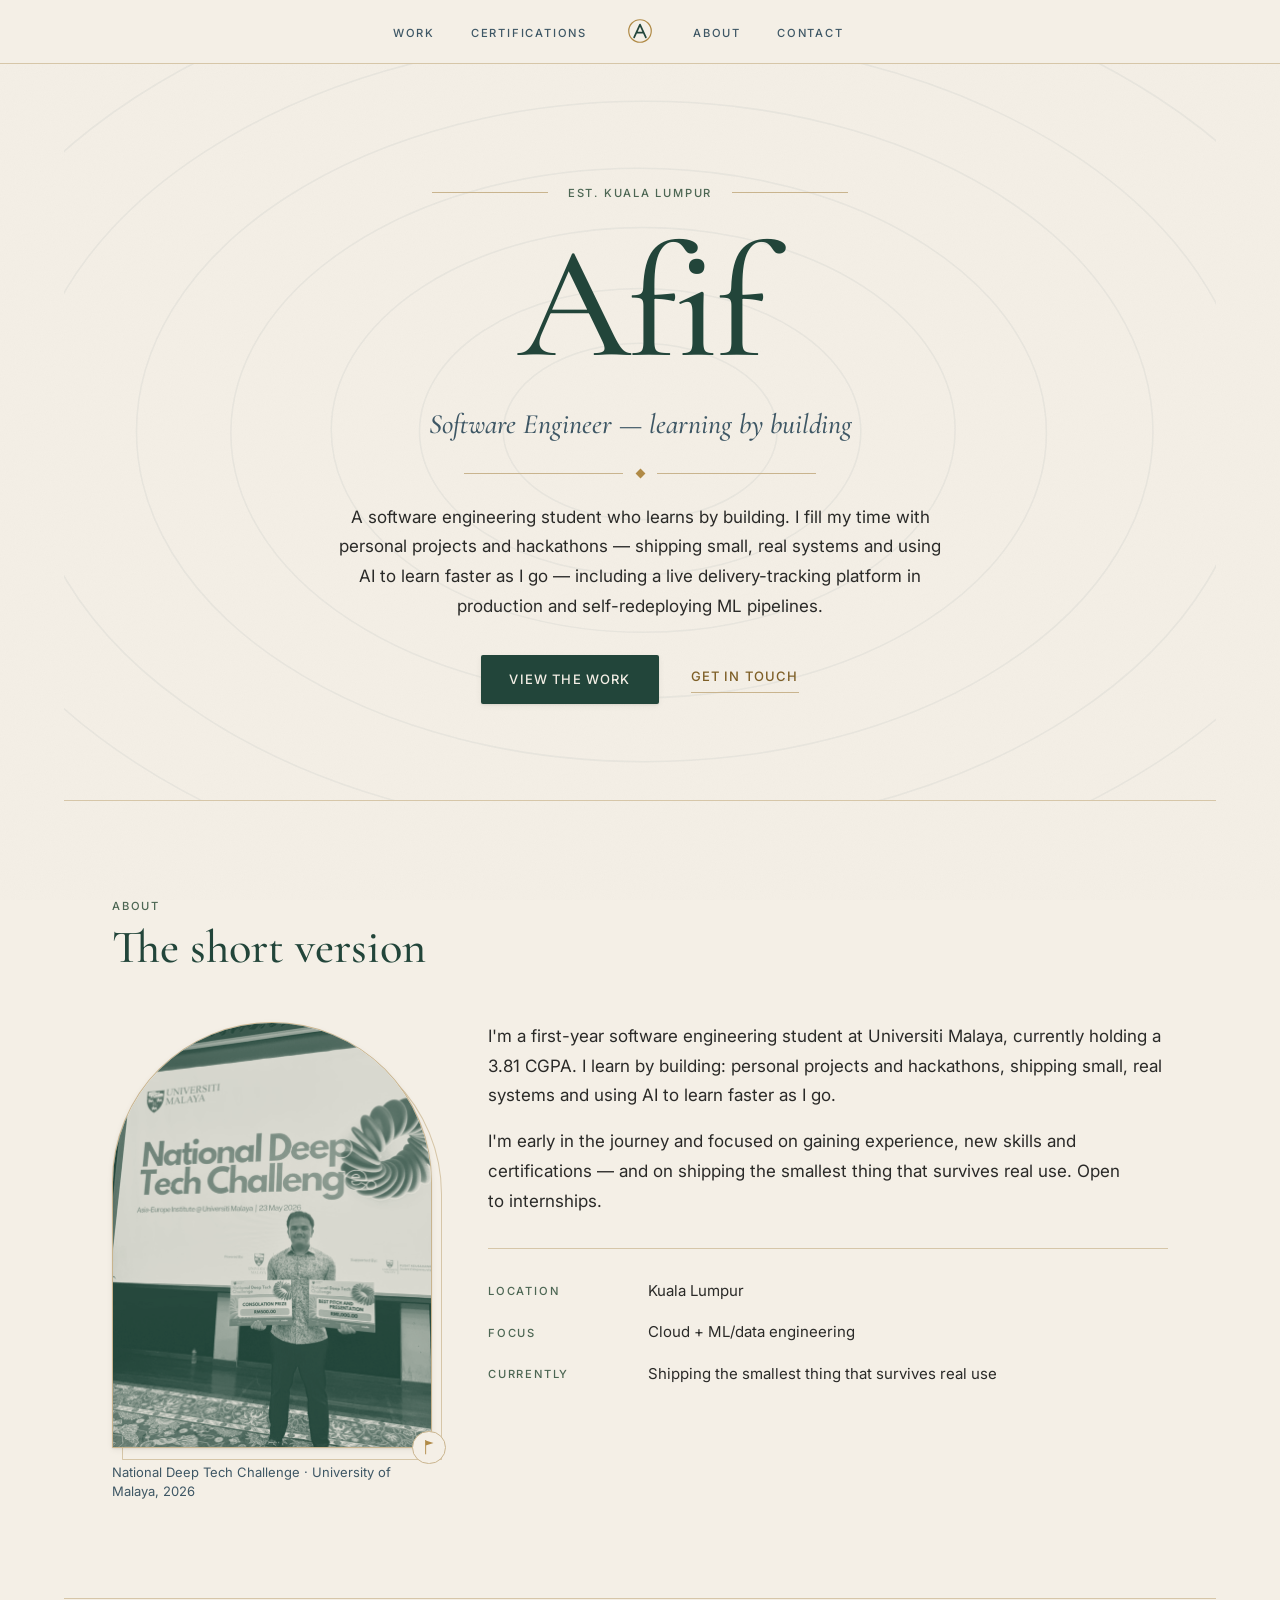
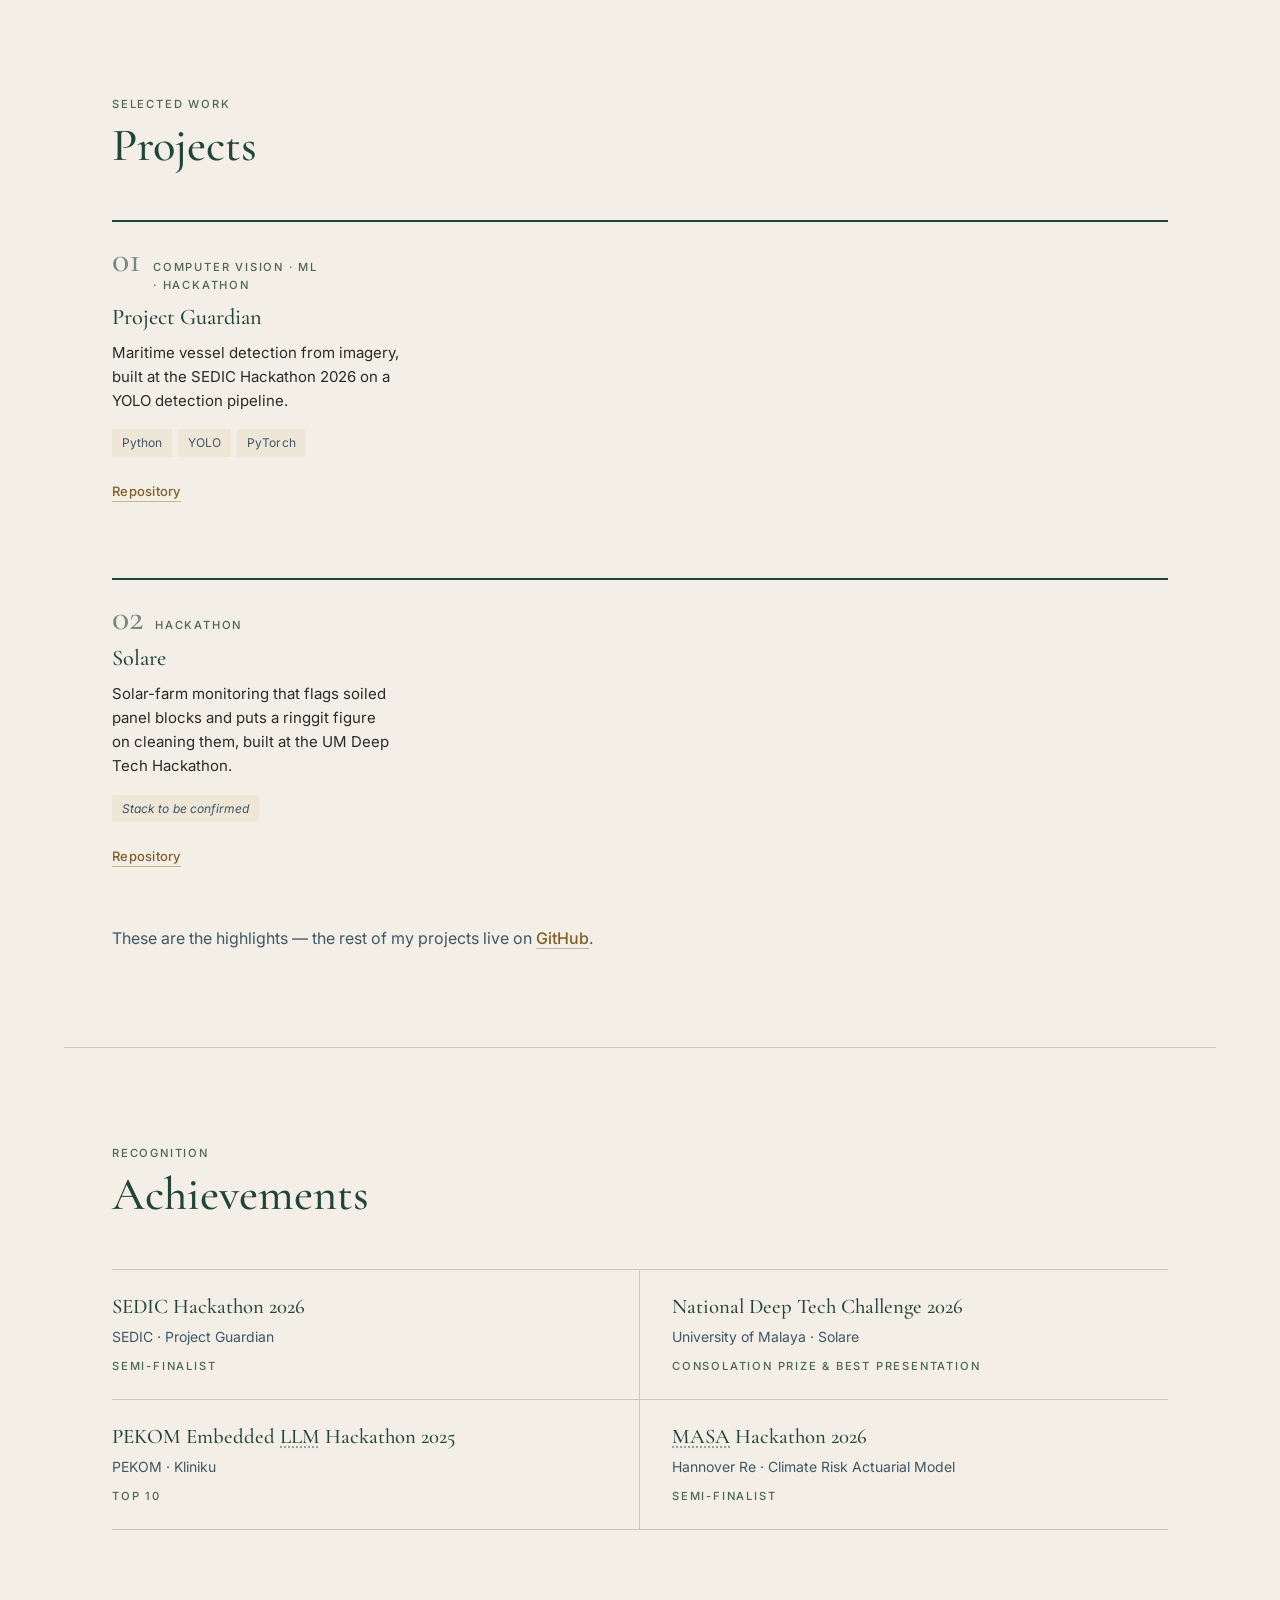
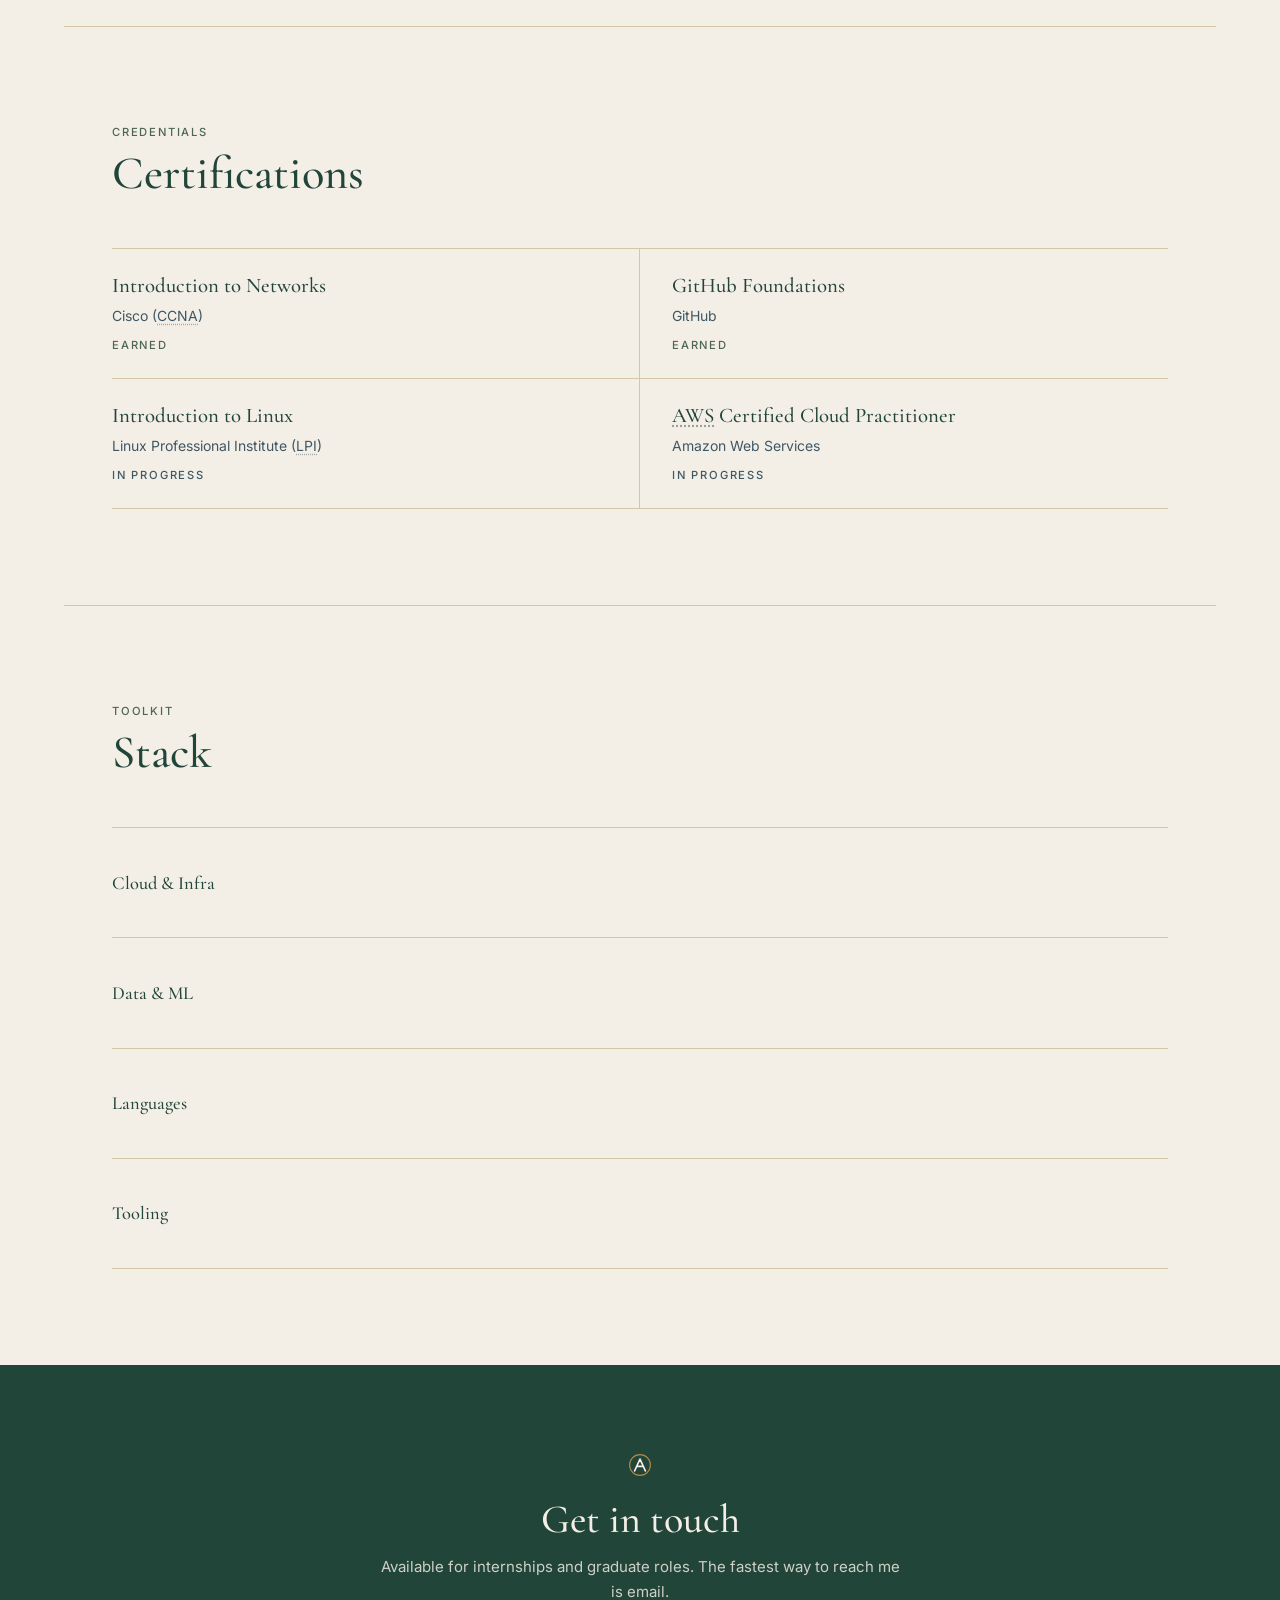
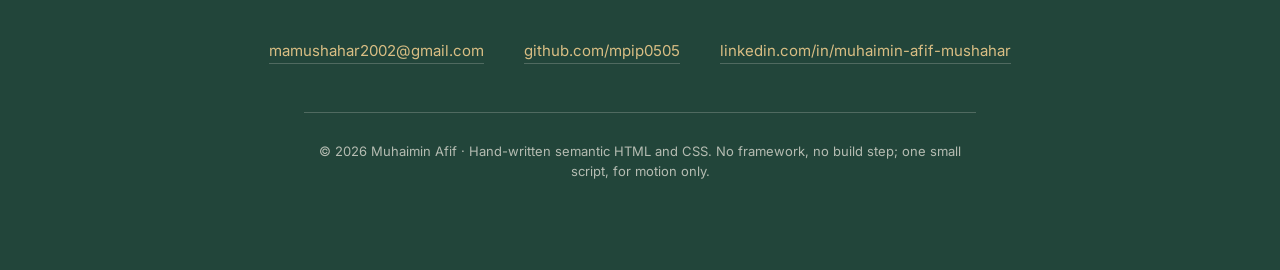
<file: index.html>
<!doctype html>
<html lang="en">
<head>
<meta charset="utf-8">
<meta name="viewport" content="width=device-width, initial-scale=1">
<title>Muhaimin Afif — Software Engineer</title>
<meta name="description" content="Software engineering student at Universiti Malaya. Builds production internal systems, self-redeploying ML pipelines, and applied computer vision.">
<meta name="color-scheme" content="light">
<meta name="theme-color" content="#F4EFE6">

<!-- Tab icon: the "A" monogram, the same mark as the nav and the footer.
     The SVG is what modern browsers use and the only one that stays crisp at
     any size; favicon.ico carries 16/32/48 bitmaps for older browsers and for
     the bare /favicon.ico request a browser makes whether or not it is
     declared — its 16px bitmap is drawn with heavier strokes, because the
     weights that read at 26px grey out at 16. All three are generated from
     assets/favicon.svg; regenerate them together if the mark ever changes. -->
<link rel="icon" href="favicon.ico" sizes="32x32">
<link rel="icon" href="assets/favicon.svg" type="image/svg+xml">
<link rel="apple-touch-icon" href="assets/apple-touch-icon.png">

<link rel="preconnect" href="https://fonts.googleapis.com">
<link rel="preconnect" href="https://fonts.gstatic.com" crossorigin>
<link rel="stylesheet" href="https://fonts.googleapis.com/css2?family=Cormorant+Garamond:ital,wght@0,500;0,600;1,500;1,600&amp;family=Inter:wght@400;500;600&amp;display=swap">
<link rel="stylesheet" href="styles.css">

<!-- Not deferred, on purpose: it sets the motion flag on <html> before the
     first paint, so the page never renders its final state and jumps back. -->
<script src="motion.js"></script>
</head>
<body>

<a class="skip" href="#main">Skip to main content</a>

<!-- ======================================================================
     Duotone filter. Referenced from styles.css by `.duotone { filter:
     url(#duotone) }`, and it lives here rather than in the stylesheet
     because an SVG filter has to be a real element in the document.

     Two passes. The first flattens the image to luminance with the Rec.709
     weights, so what survives is tone alone. The second re-colours that
     tone through a two-stop table per channel: 0 (black) lands on --pine
     #22453A, 1 (white) on --cream #F4EFE6, and every value between is
     interpolated. To retune it, change those six numbers — they are the two
     palette colours with their channels divided by 255, nothing else.

     color-interpolation-filters="sRGB" is not optional: filters otherwise
     operate in linearRGB, which lifts the midtones and washes the mapping
     out. The svg itself is inert — zero-size, hidden and aria-hidden, so it
     takes no space, reserves no box and never enters the reading order.
     ====================================================================== -->
<svg class="svg-defs" width="0" height="0" aria-hidden="true" focusable="false">
  <filter id="duotone" color-interpolation-filters="sRGB">
    <feColorMatrix type="matrix" values="0.2126 0.7152 0.0722 0 0
                                         0.2126 0.7152 0.0722 0 0
                                         0.2126 0.7152 0.0722 0 0
                                         0      0      0      1 0"/>
    <feComponentTransfer>
      <feFuncR type="table" tableValues="0.133 0.957"/>
      <feFuncG type="table" tableValues="0.271 0.937"/>
      <feFuncB type="table" tableValues="0.227 0.902"/>
    </feComponentTransfer>
  </filter>
</svg>

<!-- ======================================================================
     Header — centred masthead. Nav splits evenly around the gold crest.
     ====================================================================== -->
<header class="masthead">
  <nav class="nav" aria-label="Primary">
    <ul class="nav-list">
      <li><a href="#work">Work</a></li>
      <li><a href="#certifications">Certifications</a></li>
    </ul>

    <!-- The monogram. One emblem, three places: here, the footer stamp, and
         the icon files in assets/. The ring is the single gold accent — the
         only gold in the nav — and the A is drawn, not set, so it survives a
         16px favicon where a serif A would break up. Geometry lives here;
         both colours are the stylesheet's, so the mark retunes with the
         palette like everything else. -->
    <span class="crest" data-crest aria-hidden="true">
      <svg viewBox="0 0 24 24" width="26" height="26" focusable="false">
        <circle class="crest-ring" cx="12" cy="12" r="10.4"/>
        <path class="crest-letter" d="M6.6 17.9 L12 6.1 L17.4 17.9 M8.9 13.4 H15.1"/>
      </svg>
    </span>

    <ul class="nav-list">
      <li><a href="#about">About</a></li>
      <li><a href="#contact">Contact</a></li>
    </ul>
  </nav>
</header>

<main id="main">

  <!-- ====================================================================
       1 · Hero — centred masthead over faint contour rings.
       ==================================================================== -->
  <section class="hero" data-parallax aria-labelledby="hero-name">

    <!-- Decorative contour/topography rings. Pure layout wrapper. -->
    <div class="contours" data-contours data-plane="contours" aria-hidden="true">
      <svg viewBox="0 0 900 600" preserveAspectRatio="xMidYMid slice" focusable="false">
        <g fill="none" stroke="currentColor" stroke-width="1">
          <ellipse cx="450" cy="300" rx="90"  ry="58"/>
          <ellipse cx="450" cy="300" rx="145" ry="94"/>
          <ellipse cx="452" cy="299" rx="205" ry="133"/>
          <ellipse cx="449" cy="301" rx="268" ry="174"/>
          <ellipse cx="453" cy="300" rx="334" ry="217"/>
          <ellipse cx="448" cy="302" rx="403" ry="262"/>
          <ellipse cx="454" cy="299" rx="475" ry="309"/>
          <ellipse cx="450" cy="301" rx="550" ry="358"/>
        </g>
      </svg>
    </div>

    <!-- Pure layout wrapper: the masthead group, which is also the middle
         parallax plane. The contours behind it move least, the gold diamond
         nested inside it moves most. -->
    <div class="hero-inner" data-plane="text">

      <p class="eyebrow eyebrow--ruled" data-hero style="--i:0">
        <span class="rule" data-rule aria-hidden="true"></span>
        <span class="eyebrow-text">Est. Kuala Lumpur</span>
        <span class="rule" data-rule aria-hidden="true"></span>
      </p>

      <h1 id="hero-name" class="hero-name" data-hero style="--i:1">Afif</h1>

      <p class="hero-tagline" data-hero style="--i:2">Software Engineer — learning by building</p>

      <div class="divider" data-hero style="--i:3" aria-hidden="true">
        <span class="rule" data-rule></span>
        <span class="gem-plane" data-plane="gem"><span class="divider-gem" data-gem></span></span>
        <span class="rule" data-rule></span>
      </div>

      <p class="hero-bio" data-hero style="--i:4">A software engineering student who learns by
        building. I fill my time with personal projects and hackathons — shipping small, real
        systems and using AI to learn faster as I go — including a live delivery-tracking
        platform in production and self-redeploying ML pipelines.</p>

      <p class="hero-cta" data-hero style="--i:5">
        <a class="btn btn--primary" href="#work">View the work</a>
        <a class="btn btn--quiet" href="#contact">Get in touch</a>
      </p>

    </div><!-- /.hero-inner -->

  </section>

  <!-- ====================================================================
       2 · About — the portrait lives here, not in the hero.
       ==================================================================== -->
  <section id="about" class="about" aria-labelledby="about-title" data-reveal>
    <header class="section-head">
      <p class="eyebrow">About</p>
      <h2 id="about-title" class="section-title">The short version</h2>
    </header>

    <!-- Pure layout wrapper: two columns on desktop, stacked on mobile. -->
    <div class="about-grid">

      <figure class="portrait" data-portrait>
        <span class="portrait-frame">
          <!-- assets/portrait.jpg is afif.jpeg resampled to 640x853 and
               re-encoded — 137KB rather than 286KB. 640 is exactly twice the
               320px box the frame caps at, so it is still sharp on a 2x
               screen with nothing sent that the layout cannot use.
               TODO: to swap the photo, replace the file in place; if the
               replacement is not 640x853, update width/height below to match
               so the reserved box still prevents layout shift. -->
          <img class="duotone" src="assets/portrait.jpg" width="640" height="853"
            decoding="async"
            alt="Muhaimin Afif at the National Deep Tech Challenge, University of Malaya.">
        </span>
        <span class="portrait-pin" aria-hidden="true">
          <svg viewBox="0 0 24 24" width="18" height="18" fill="none" focusable="false">
            <path d="M7.5 21.2V3.2" stroke="currentColor" stroke-width="1.2" stroke-linecap="round"/>
            <path d="M7.5 3.2 18 6.6 7.5 10.1Z" fill="currentColor"/>
          </svg>
        </span>
        <figcaption>National Deep Tech Challenge · University of Malaya, 2026</figcaption>
      </figure>

      <!-- Pure layout wrapper for the prose column. -->
      <div class="about-body">
        <p>I'm a first-year software engineering student at Universiti Malaya, currently
          holding a 3.81 CGPA. I learn by building: personal projects and hackathons,
          shipping small, real systems and using AI to learn faster as I go.</p>
        <p>I'm early in the journey and focused on gaining experience, new skills and
          certifications — and on shipping the smallest thing that survives real use.
          Open to internships.</p>

        <dl class="facts">
          <dt>Location</dt>
          <dd>Kuala Lumpur</dd>
          <dt>Focus</dt>
          <dd>Cloud + ML/data engineering</dd>
          <dt>Currently</dt>
          <dd>Shipping the smallest thing that survives real use</dd>
        </dl>
      </div>

    </div>
  </section>

  <!-- ====================================================================
       3 · Work — three featured projects, one per row. Each <article>
       carries its own screenshot marquee (see "Marquee" in styles.css):
       the real three screenshots, then the same three again inside an
       aria-hidden list with empty alt, which is what makes the loop
       seamless without a screen reader hearing anything twice.

       Screenshots live in assets/projects/<slug>/1, 2, 3 (.jpg for real
       shots, ~1600px wide; .png for the transparent placeholders, which let
       the neutral box drawn by .shot show through). Each alt says what its
       screenshot shows.

       Speed: --marquee-duration on the .marquee is one full loop — bigger
       is slower. Direction: add or remove marquee--reverse. Alternate it
       down the list so neighbouring rows never move in step.
       ==================================================================== -->
  <section id="work" class="work" aria-labelledby="work-title" data-reveal>
    <header class="section-head">
      <p class="eyebrow">Selected work</p>
      <h2 id="work-title" class="section-title">Projects</h2>
    </header>

    <ul class="projects">

      <li data-rise>
        <article class="card">
          <header class="card-head">
            <p class="card-meta"><span class="card-num">01</span><span class="card-cat">Computer Vision · ML · Hackathon</span></p>
            <h3 class="card-title">Project Guardian</h3>
            <p class="card-blurb">Maritime vessel detection from imagery, built at the SEDIC Hackathon 2026 on a YOLO detection pipeline.</p>
          </header>
          <ul class="tags">
            <li>Python</li>
            <li>YOLO</li>
            <li>PyTorch</li>
          </ul>
          <ul class="card-links">
            <li><a href="https://github.com/mpip0505/sedic-hackathon-2026">Repository</a></li>
          </ul>
          <div class="marquee marquee--shots" style="--marquee-duration: 46s"
            role="group" aria-label="Project Guardian screenshots" tabindex="0">
            <div class="marquee-track">
              <ul class="marquee-group">
                <li><figure class="shot"><img src="assets/projects/project-guardian/1.jpg" width="1600" height="718" loading="lazy" decoding="async" alt="Project Guardian — the detection dashboard, with system status, model info and vessel counts by class"></figure></li>
                <li><figure class="shot"><img src="assets/projects/project-guardian/2.jpg" width="655" height="468" loading="lazy" decoding="async" alt="Project Guardian — an aircraft carrier boxed and labelled military_vessel at 0.92 confidence"></figure></li>
                <li><figure class="shot"><img src="assets/projects/project-guardian/3-cropped.jpg" width="1092" height="888" loading="lazy" decoding="async" alt="Project Guardian — a military-contact alert with the second-stage classifier marking the ship as Malaysian RMN"></figure></li>
              </ul>
              <ul class="marquee-group" aria-hidden="true">
                <li><figure class="shot"><img src="assets/projects/project-guardian/1.jpg" width="1600" height="718" loading="lazy" decoding="async" alt=""></figure></li>
                <li><figure class="shot"><img src="assets/projects/project-guardian/2.jpg" width="655" height="468" loading="lazy" decoding="async" alt=""></figure></li>
                <li><figure class="shot"><img src="assets/projects/project-guardian/3-cropped.jpg" width="1092" height="888" loading="lazy" decoding="async" alt=""></figure></li>
              </ul>
            </div>
          </div>
        </article>
      </li>

      <li data-rise>
        <article class="card">
          <header class="card-head">
            <p class="card-meta"><span class="card-num">02</span><span class="card-cat">Hackathon</span></p>
            <h3 class="card-title">Solare</h3>
            <p class="card-blurb">Solar-farm monitoring that flags soiled panel blocks and puts a ringgit figure on cleaning them, built at the UM Deep Tech Hackathon.</p>
          </header>
          <ul class="tags">
            <li class="tags-pending">Stack to be confirmed</li>
          </ul>
          <!-- TODO: no tech tags for this one — the previous build recorded the
               stack as "TBC". Replace the pending item with the real tags. -->
          <ul class="card-links">
            <li><a href="https://github.com/aarntn/TripleT_DeepTech">Repository</a></li>
            <!-- TODO: the previous build also listed https://solare-demo.vercel.app
                 as a live site for this project. Confirm it still resolves, then
                 add it back as a second <li> link. -->
          </ul>
          <div class="marquee marquee--shots marquee--reverse" style="--marquee-duration: 52s"
            role="group" aria-label="Solare screenshots" tabindex="0">
            <div class="marquee-track">
              <ul class="marquee-group">
                <li><figure class="shot"><img src="assets/projects/solare/1.jpg" width="1600" height="908" loading="lazy" decoding="async" alt="Solare — the operations overview, with estimated loss, recoverable revenue and farm output"></figure></li>
                <li><figure class="shot"><img src="assets/projects/solare/2.jpg" width="1600" height="908" loading="lazy" decoding="async" alt="Solare — the investment payback calculator, with payback period, NPV and carbon credits"></figure></li>
                <li><figure class="shot"><img src="assets/projects/solare/3.jpg" width="1600" height="908" loading="lazy" decoding="async" alt="Solare — the farm map, with panel blocks coloured by efficiency over satellite imagery"></figure></li>
              </ul>
              <ul class="marquee-group" aria-hidden="true">
                <li><figure class="shot"><img src="assets/projects/solare/1.jpg" width="1600" height="908" loading="lazy" decoding="async" alt=""></figure></li>
                <li><figure class="shot"><img src="assets/projects/solare/2.jpg" width="1600" height="908" loading="lazy" decoding="async" alt=""></figure></li>
                <li><figure class="shot"><img src="assets/projects/solare/3.jpg" width="1600" height="908" loading="lazy" decoding="async" alt=""></figure></li>
              </ul>
            </div>
          </div>
        </article>
      </li>

    </ul>

    <p class="work-more">
      These are the highlights — the rest of my projects live on
      <a href="https://github.com/mpip0505?tab=repositories">GitHub</a>.
    </p>

    <!-- Archived projects — taken off the featured list, kept here verbatim
         in the current format. To bring one back, move its <li> into the
         list above, fix the numeral, alternate marquee--reverse, and drop
         three screenshots into its assets/projects/<slug>/ folder.

      <li data-rise>
        <article class="card">
          <header class="card-head">
            <p class="card-meta"><span class="card-num">03</span><span class="card-cat">Cloud</span></p>
            <h3 class="card-title">Cable Orders &amp; Delivery Tracking</h3>
            <p class="pill pill--live">Live</p>
            <p class="card-blurb">Live order-and-delivery tracking for a ship-cable supplier.</p>
          </header>
          <ul class="tags">
            <li>Supabase</li>
            <li>Postgres</li>
            <li>React</li>
            <li>Vercel</li>
          </ul>
          <ul class="card-links">
            <li><span class="link-pending">Link coming soon</span></li>
          </ul>
          <div class="marquee marquee--shots" style="--marquee-duration: 48s"
            role="group" aria-label="Cable Orders and Delivery Tracking screenshots" tabindex="0">
            <div class="marquee-track">
              <ul class="marquee-group">
                <li><figure class="shot"><img src="assets/projects/cable-orders/1.png" width="1280" height="800" loading="lazy" decoding="async" alt="Cable Orders and Delivery Tracking, screenshot 1 of 3"></figure></li>
                <li><figure class="shot"><img src="assets/projects/cable-orders/2.png" width="1280" height="800" loading="lazy" decoding="async" alt="Cable Orders and Delivery Tracking, screenshot 2 of 3"></figure></li>
                <li><figure class="shot"><img src="assets/projects/cable-orders/3.png" width="1280" height="800" loading="lazy" decoding="async" alt="Cable Orders and Delivery Tracking, screenshot 3 of 3"></figure></li>
              </ul>
              <ul class="marquee-group" aria-hidden="true">
                <li><figure class="shot"><img src="assets/projects/cable-orders/1.png" width="1280" height="800" loading="lazy" decoding="async" alt=""></figure></li>
                <li><figure class="shot"><img src="assets/projects/cable-orders/2.png" width="1280" height="800" loading="lazy" decoding="async" alt=""></figure></li>
                <li><figure class="shot"><img src="assets/projects/cable-orders/3.png" width="1280" height="800" loading="lazy" decoding="async" alt=""></figure></li>
              </ul>
            </div>
          </div>
        </article>
      </li>

      <li data-rise>
        <article class="card">
          <header class="card-head">
            <p class="card-meta"><span class="card-num">04</span><span class="card-cat">Cloud · ML</span></p>
            <h3 class="card-title">Golf Prediction Platform</h3>
            <p class="card-blurb">PGA Tour scoring predictor that retrains and redeploys itself on a schedule.</p>
          </header>
          <ul class="tags">
            <li>Python</li>
            <li>scikit-learn</li>
            <li><abbr title="Amazon Web Services">AWS</abbr></li>
            <li>GitHub Actions</li>
          </ul>
          <ul class="card-links">
            <li><a href="https://mpip0505.github.io/golf-score-predictor/">Live site</a></li>
            <li><a href="https://github.com/mpip0505/golf-score-predictor">Repository</a></li>
          </ul>
          <div class="marquee marquee--shots marquee--reverse" style="--marquee-duration: 50s"
            role="group" aria-label="Golf Prediction Platform screenshots" tabindex="0">
            <div class="marquee-track">
              <ul class="marquee-group">
                <li><figure class="shot"><img src="assets/projects/golf-predictor/1.png" width="1280" height="800" loading="lazy" decoding="async" alt="Golf Prediction Platform, screenshot 1 of 3"></figure></li>
                <li><figure class="shot"><img src="assets/projects/golf-predictor/2.png" width="1280" height="800" loading="lazy" decoding="async" alt="Golf Prediction Platform, screenshot 2 of 3"></figure></li>
                <li><figure class="shot"><img src="assets/projects/golf-predictor/3.png" width="1280" height="800" loading="lazy" decoding="async" alt="Golf Prediction Platform, screenshot 3 of 3"></figure></li>
              </ul>
              <ul class="marquee-group" aria-hidden="true">
                <li><figure class="shot"><img src="assets/projects/golf-predictor/1.png" width="1280" height="800" loading="lazy" decoding="async" alt=""></figure></li>
                <li><figure class="shot"><img src="assets/projects/golf-predictor/2.png" width="1280" height="800" loading="lazy" decoding="async" alt=""></figure></li>
                <li><figure class="shot"><img src="assets/projects/golf-predictor/3.png" width="1280" height="800" loading="lazy" decoding="async" alt=""></figure></li>
              </ul>
            </div>
          </div>
        </article>
      </li>

      <li data-rise>
        <article class="card">
          <header class="card-head">
            <p class="card-meta"><span class="card-num">05</span><span class="card-cat">Hackathon · ML</span></p>
            <h3 class="card-title">Climate Risk Model</h3>
            <p class="card-blurb">A climate-risk model built at the <abbr title="Malaysian Actuarial Students' Association">MASA</abbr> Hackathon 2026.</p>
          </header>
          <ul class="tags">
            <li>Python</li>
            <li>statsmodels</li>
            <li>Monte Carlo</li>
          </ul>
          <ul class="card-links">
            <li><a href="https://masa-triplet.netlify.app">Live site</a></li>
            <li><a href="https://github.com/aarntn/MASA-HACKATHON-2026">Repository</a></li>
          </ul>
          <div class="marquee marquee--shots" style="--marquee-duration: 44s"
            role="group" aria-label="Climate Risk Model screenshots" tabindex="0">
            <div class="marquee-track">
              <ul class="marquee-group">
                <li><figure class="shot"><img src="assets/projects/climate-risk-model/1.png" width="1280" height="800" loading="lazy" decoding="async" alt="Climate Risk Model, screenshot 1 of 3"></figure></li>
                <li><figure class="shot"><img src="assets/projects/climate-risk-model/2.png" width="1280" height="800" loading="lazy" decoding="async" alt="Climate Risk Model, screenshot 2 of 3"></figure></li>
                <li><figure class="shot"><img src="assets/projects/climate-risk-model/3.png" width="1280" height="800" loading="lazy" decoding="async" alt="Climate Risk Model, screenshot 3 of 3"></figure></li>
              </ul>
              <ul class="marquee-group" aria-hidden="true">
                <li><figure class="shot"><img src="assets/projects/climate-risk-model/1.png" width="1280" height="800" loading="lazy" decoding="async" alt=""></figure></li>
                <li><figure class="shot"><img src="assets/projects/climate-risk-model/2.png" width="1280" height="800" loading="lazy" decoding="async" alt=""></figure></li>
                <li><figure class="shot"><img src="assets/projects/climate-risk-model/3.png" width="1280" height="800" loading="lazy" decoding="async" alt=""></figure></li>
              </ul>
            </div>
          </div>
        </article>
      </li>
    -->
  </section>

  <!-- ====================================================================
       4 · Achievements — real content carried over from the previous build.
       ==================================================================== -->
  <section id="achievements" class="ruled-section" aria-labelledby="achievements-title" data-reveal>
    <header class="section-head">
      <p class="eyebrow">Recognition</p>
      <h2 id="achievements-title" class="section-title">Achievements</h2>
    </header>

    <ul class="ruled-list">
      <li>
        <article class="entry">
          <h3>SEDIC Hackathon 2026</h3>
          <p class="entry-meta">SEDIC · Project Guardian</p>
          <p class="entry-note">Semi-Finalist</p>
        </article>
      </li>
      <li>
        <article class="entry">
          <h3>National Deep Tech Challenge 2026</h3>
          <p class="entry-meta">University of Malaya · Solare</p>
          <p class="entry-note">Consolation Prize &amp; Best Presentation</p>
        </article>
      </li>
      <li>
        <article class="entry">
          <h3>PEKOM Embedded <abbr title="Large Language Model">LLM</abbr> Hackathon 2025</h3>
          <p class="entry-meta">PEKOM · Kliniku</p>
          <p class="entry-note">Top 10</p>
        </article>
      </li>
      <li>
        <article class="entry">
          <h3><abbr title="Malaysian Actuarial Students' Association">MASA</abbr> Hackathon 2026</h3>
          <p class="entry-meta">Hannover Re · Climate Risk Actuarial Model</p>
          <p class="entry-note">Semi-Finalist</p>
        </article>
      </li>
    </ul>
  </section>

  <!-- ====================================================================
       5 · Certifications — names and issuers carried over verbatim.
       ==================================================================== -->
  <section id="certifications" class="ruled-section" aria-labelledby="certs-title" data-reveal>
    <header class="section-head">
      <p class="eyebrow">Credentials</p>
      <h2 id="certs-title" class="section-title">Certifications</h2>
    </header>

    <ul class="ruled-list">
      <li>
        <article class="entry">
          <h3>Introduction to Networks</h3>
          <p class="entry-meta">Cisco (<abbr title="Cisco Certified Network Associate">CCNA</abbr>)</p>
          <p class="entry-note" data-status="earned">Earned</p>
        </article>
      </li>
      <li>
        <article class="entry">
          <h3>GitHub Foundations</h3>
          <p class="entry-meta">GitHub</p>
          <p class="entry-note" data-status="earned">Earned</p>
        </article>
      </li>
      <li>
        <article class="entry">
          <h3>Introduction to Linux</h3>
          <p class="entry-meta">Linux Professional Institute (<abbr title="Linux Professional Institute">LPI</abbr>)</p>
          <p class="entry-note" data-status="in-progress">In progress</p>
        </article>
      </li>
      <li>
        <article class="entry">
          <h3><abbr title="Amazon Web Services">AWS</abbr> Certified Cloud Practitioner</h3>
          <p class="entry-meta">Amazon Web Services</p>
          <p class="entry-note" data-status="in-progress">In progress</p>
        </article>
      </li>
    </ul>
  </section>

  <!-- ====================================================================
       6 · Stack — icons only, one marquee row per category. Every icon is
       an external <use> into its own file in assets/icons/ (Simple Icons,
       plus the Devicon AWS mark), so nothing is fetched from a CDN and
       the icon takes currentColor: muted at rest, --brand on hover.
       Accessible name on the <svg>, tooltip from title on the chip.

       Rows alternate direction and run at slightly different speeds so
       they never line up. Same marquee as the projects above.
       ==================================================================== -->
  <section id="stack" class="stack" aria-labelledby="stack-title" data-reveal>
    <header class="section-head">
      <p class="eyebrow">Toolkit</p>
      <h2 id="stack-title" class="section-title">Stack</h2>
    </header>

    <ul class="stack-groups">
      <li>
        <article class="stack-group">
          <h3 id="stack-cloud">Cloud &amp; Infra</h3>
          <div class="marquee marquee--icons" style="--marquee-duration: 38s"
            role="group" aria-labelledby="stack-cloud" tabindex="0">
            <div class="marquee-track">
              <ul class="marquee-group">
                <li class="chip" title="Supabase" style="--brand: #3FCF8E">
                  <svg role="img" aria-label="Supabase" width="40" height="40" viewBox="0 0 24 24" focusable="false"><use href="assets/icons/supabase.svg#icon"/></svg>
                </li>
                <li class="chip" title="Amazon Web Services" style="--brand: #FF9900">
                  <svg role="img" aria-label="Amazon Web Services" width="40" height="40" viewBox="0 0 128 128" focusable="false"><use href="assets/icons/aws.svg#icon"/></svg>
                </li>
                <li class="chip" title="Vercel" style="--brand: #000000">
                  <svg role="img" aria-label="Vercel" width="40" height="40" viewBox="0 0 24 24" focusable="false"><use href="assets/icons/vercel.svg#icon"/></svg>
                </li>
                <li class="chip" title="GitHub Actions" style="--brand: #2088FF">
                  <svg role="img" aria-label="GitHub Actions" width="40" height="40" viewBox="0 0 24 24" focusable="false"><use href="assets/icons/githubactions.svg#icon"/></svg>
                </li>
                <li class="chip" title="PostgreSQL" style="--brand: #4169E1">
                  <svg role="img" aria-label="PostgreSQL" width="40" height="40" viewBox="0 0 24 24" focusable="false"><use href="assets/icons/postgresql.svg#icon"/></svg>
                </li>
              </ul>
              <ul class="marquee-group" aria-hidden="true">
                <li class="chip" title="Supabase" style="--brand: #3FCF8E">
                  <svg role="img" aria-label="Supabase" width="40" height="40" viewBox="0 0 24 24" focusable="false"><use href="assets/icons/supabase.svg#icon"/></svg>
                </li>
                <li class="chip" title="Amazon Web Services" style="--brand: #FF9900">
                  <svg role="img" aria-label="Amazon Web Services" width="40" height="40" viewBox="0 0 128 128" focusable="false"><use href="assets/icons/aws.svg#icon"/></svg>
                </li>
                <li class="chip" title="Vercel" style="--brand: #000000">
                  <svg role="img" aria-label="Vercel" width="40" height="40" viewBox="0 0 24 24" focusable="false"><use href="assets/icons/vercel.svg#icon"/></svg>
                </li>
                <li class="chip" title="GitHub Actions" style="--brand: #2088FF">
                  <svg role="img" aria-label="GitHub Actions" width="40" height="40" viewBox="0 0 24 24" focusable="false"><use href="assets/icons/githubactions.svg#icon"/></svg>
                </li>
                <li class="chip" title="PostgreSQL" style="--brand: #4169E1">
                  <svg role="img" aria-label="PostgreSQL" width="40" height="40" viewBox="0 0 24 24" focusable="false"><use href="assets/icons/postgresql.svg#icon"/></svg>
                </li>
              </ul>
            </div>
          </div>
        </article>
      </li>
      <li>
        <article class="stack-group">
          <h3 id="stack-ml">Data &amp; ML</h3>
          <!-- TODO: no good icon for statsmodels, Monte Carlo or MLOps — left out for now. -->
          <div class="marquee marquee--icons marquee--reverse" style="--marquee-duration: 44s"
            role="group" aria-labelledby="stack-ml" tabindex="0">
            <div class="marquee-track">
              <ul class="marquee-group">
                <li class="chip" title="scikit-learn" style="--brand: #F7931E">
                  <svg role="img" aria-label="scikit-learn" width="40" height="40" viewBox="0 0 24 24" focusable="false"><use href="assets/icons/scikitlearn.svg#icon"/></svg>
                </li>
                <li class="chip" title="PyTorch" style="--brand: #EE4C2C">
                  <svg role="img" aria-label="PyTorch" width="40" height="40" viewBox="0 0 24 24" focusable="false"><use href="assets/icons/pytorch.svg#icon"/></svg>
                </li>
                <li class="chip" title="YOLO" style="--brand: #111F68">
                  <svg role="img" aria-label="YOLO" width="40" height="40" viewBox="0 0 24 24" focusable="false"><use href="assets/icons/yolo.svg#icon"/></svg>
                </li>
              </ul>
              <ul class="marquee-group" aria-hidden="true">
                <li class="chip" title="scikit-learn" style="--brand: #F7931E">
                  <svg role="img" aria-label="scikit-learn" width="40" height="40" viewBox="0 0 24 24" focusable="false"><use href="assets/icons/scikitlearn.svg#icon"/></svg>
                </li>
                <li class="chip" title="PyTorch" style="--brand: #EE4C2C">
                  <svg role="img" aria-label="PyTorch" width="40" height="40" viewBox="0 0 24 24" focusable="false"><use href="assets/icons/pytorch.svg#icon"/></svg>
                </li>
                <li class="chip" title="YOLO" style="--brand: #111F68">
                  <svg role="img" aria-label="YOLO" width="40" height="40" viewBox="0 0 24 24" focusable="false"><use href="assets/icons/yolo.svg#icon"/></svg>
                </li>
              </ul>
            </div>
          </div>
        </article>
      </li>
      <li>
        <article class="stack-group">
          <h3 id="stack-lang">Languages</h3>
          <!-- TODO: no good icon for SQL — left out for now. -->
          <div class="marquee marquee--icons" style="--marquee-duration: 41s"
            role="group" aria-labelledby="stack-lang" tabindex="0">
            <div class="marquee-track">
              <ul class="marquee-group">
                <li class="chip" title="Python" style="--brand: #3776AB">
                  <svg role="img" aria-label="Python" width="40" height="40" viewBox="0 0 24 24" focusable="false"><use href="assets/icons/python.svg#icon"/></svg>
                </li>
                <li class="chip" title="JavaScript" style="--brand: #F7DF1E">
                  <svg role="img" aria-label="JavaScript" width="40" height="40" viewBox="0 0 24 24" focusable="false"><use href="assets/icons/javascript.svg#icon"/></svg>
                </li>
                <li class="chip" title="HTML5" style="--brand: #E34F26">
                  <svg role="img" aria-label="HTML5" width="40" height="40" viewBox="0 0 24 24" focusable="false"><use href="assets/icons/html5.svg#icon"/></svg>
                </li>
                <li class="chip" title="CSS" style="--brand: #663399">
                  <svg role="img" aria-label="CSS" width="40" height="40" viewBox="0 0 24 24" focusable="false"><use href="assets/icons/css.svg#icon"/></svg>
                </li>
              </ul>
              <ul class="marquee-group" aria-hidden="true">
                <li class="chip" title="Python" style="--brand: #3776AB">
                  <svg role="img" aria-label="Python" width="40" height="40" viewBox="0 0 24 24" focusable="false"><use href="assets/icons/python.svg#icon"/></svg>
                </li>
                <li class="chip" title="JavaScript" style="--brand: #F7DF1E">
                  <svg role="img" aria-label="JavaScript" width="40" height="40" viewBox="0 0 24 24" focusable="false"><use href="assets/icons/javascript.svg#icon"/></svg>
                </li>
                <li class="chip" title="HTML5" style="--brand: #E34F26">
                  <svg role="img" aria-label="HTML5" width="40" height="40" viewBox="0 0 24 24" focusable="false"><use href="assets/icons/html5.svg#icon"/></svg>
                </li>
                <li class="chip" title="CSS" style="--brand: #663399">
                  <svg role="img" aria-label="CSS" width="40" height="40" viewBox="0 0 24 24" focusable="false"><use href="assets/icons/css.svg#icon"/></svg>
                </li>
              </ul>
            </div>
          </div>
        </article>
      </li>
      <li>
        <article class="stack-group">
          <h3 id="stack-tools">Tooling</h3>
          <!-- TODO: no good icon for CI/CD or Excel export — left out for now. -->
          <div class="marquee marquee--icons marquee--reverse" style="--marquee-duration: 47s"
            role="group" aria-labelledby="stack-tools" tabindex="0">
            <div class="marquee-track">
              <ul class="marquee-group">
                <li class="chip" title="React" style="--brand: #61DAFB">
                  <svg role="img" aria-label="React" width="40" height="40" viewBox="0 0 24 24" focusable="false"><use href="assets/icons/react.svg#icon"/></svg>
                </li>
                <li class="chip" title="Git" style="--brand: #F03C2E">
                  <svg role="img" aria-label="Git" width="40" height="40" viewBox="0 0 24 24" focusable="false"><use href="assets/icons/git.svg#icon"/></svg>
                </li>
              </ul>
              <ul class="marquee-group" aria-hidden="true">
                <li class="chip" title="React" style="--brand: #61DAFB">
                  <svg role="img" aria-label="React" width="40" height="40" viewBox="0 0 24 24" focusable="false"><use href="assets/icons/react.svg#icon"/></svg>
                </li>
                <li class="chip" title="Git" style="--brand: #F03C2E">
                  <svg role="img" aria-label="Git" width="40" height="40" viewBox="0 0 24 24" focusable="false"><use href="assets/icons/git.svg#icon"/></svg>
                </li>
              </ul>
            </div>
          </div>
        </article>
      </li>
    </ul>
  </section>

</main>

<!-- ======================================================================
     7 · Contact / footer — one pine block.
     ====================================================================== -->
<footer id="contact" class="contact">
  <!-- The same mark as the nav, one step smaller. Only the letter changes
       colour — to cream, because it sits on pine here. The gold ring is
       untouched, so it is still exactly one gold accent. -->
  <span class="crest crest--footer" aria-hidden="true">
    <svg viewBox="0 0 24 24" width="24" height="24" focusable="false">
      <circle class="crest-ring" cx="12" cy="12" r="10.4"/>
      <path class="crest-letter" d="M6.6 17.9 L12 6.1 L17.4 17.9 M8.9 13.4 H15.1"/>
    </svg>
  </span>

  <h2 class="contact-title">Get in touch</h2>
  <p class="contact-line">Available for internships and graduate roles. The fastest way to
    reach me is email.</p>

  <address class="contact-links">
    <ul>
      <li><a href="mailto:mamushahar2002@gmail.com">mamushahar2002@gmail.com</a></li>
      <li><a href="https://github.com/mpip0505">github.com/mpip0505</a></li>
      <li><a href="https://www.linkedin.com/in/muhaimin-afif-mushahar-63b5aa2b6">linkedin.com/in/muhaimin-afif-mushahar</a></li>
    </ul>
  </address>

  <p class="colophon">&copy; <time datetime="2026">2026</time> Muhaimin Afif · Hand-written
    semantic HTML and CSS. No framework, no build step; one small script, for motion only.</p>
</footer>

</body>
</html>
</file>
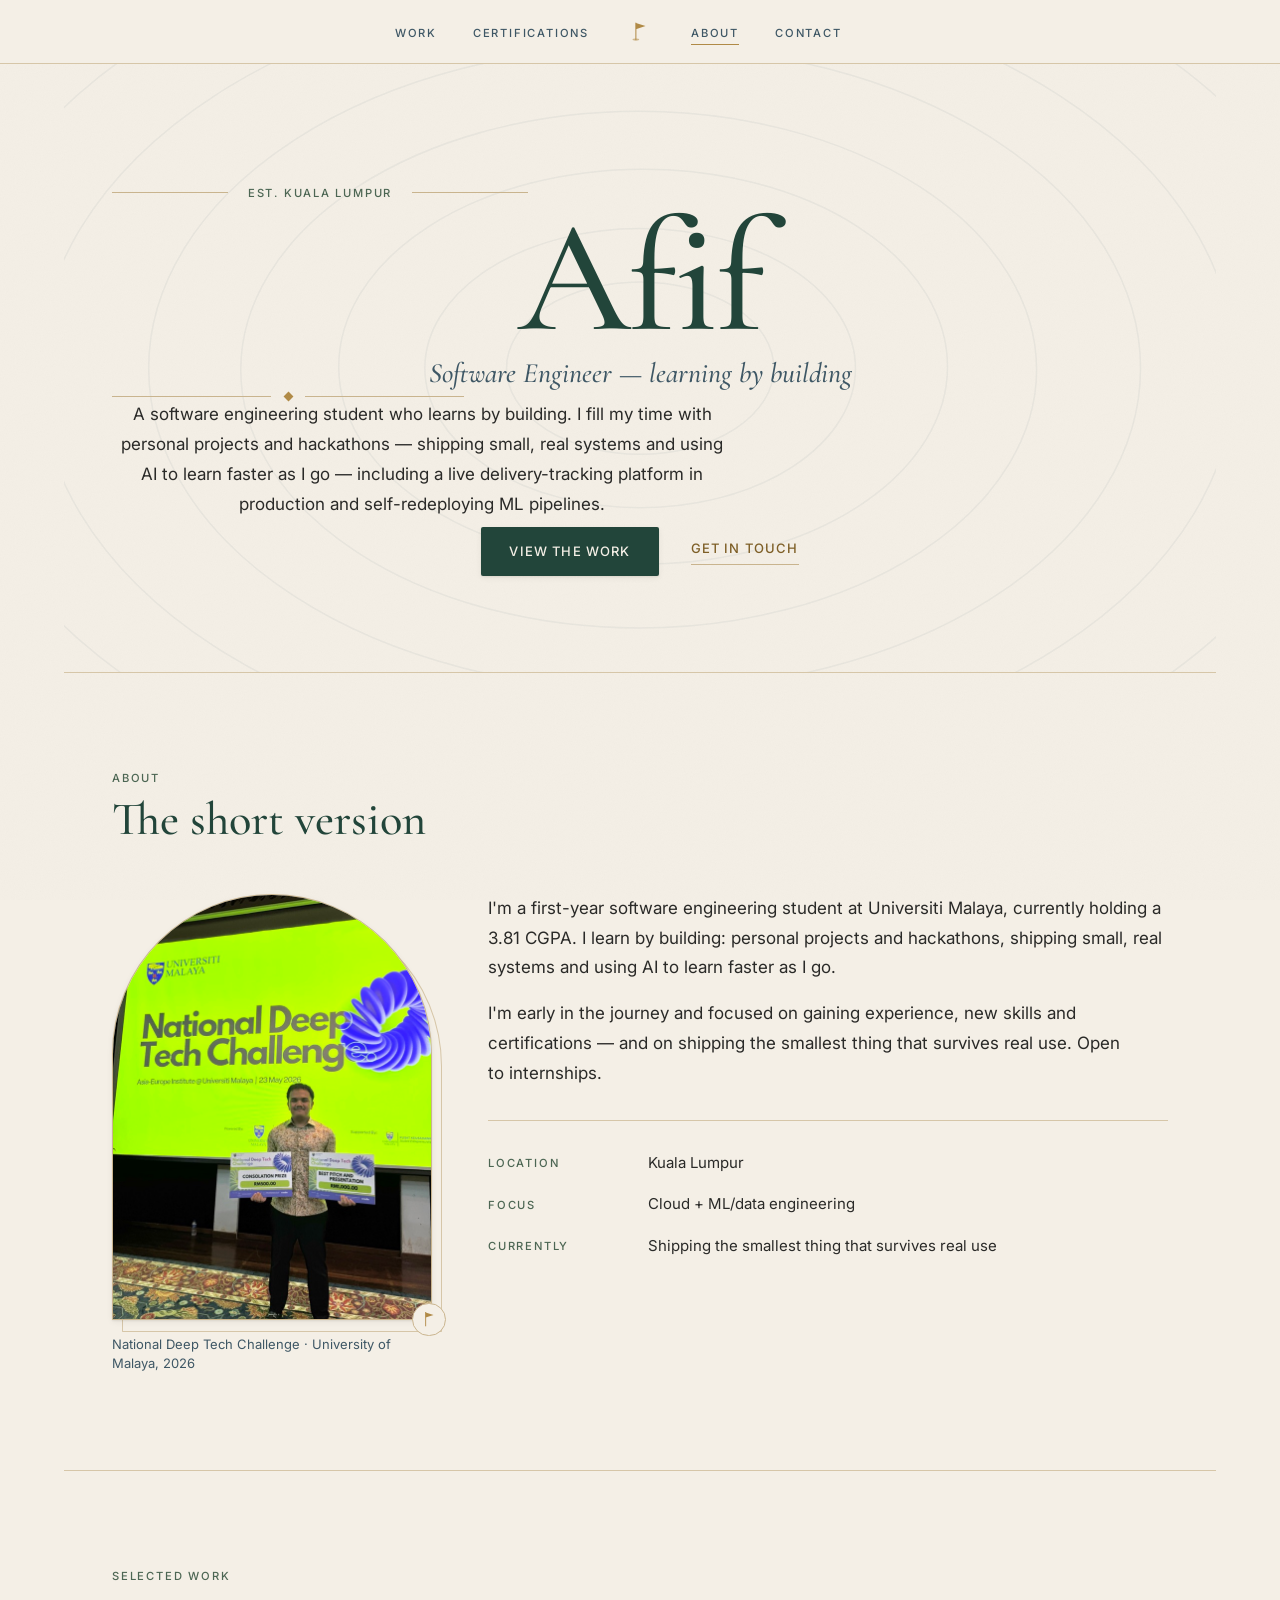
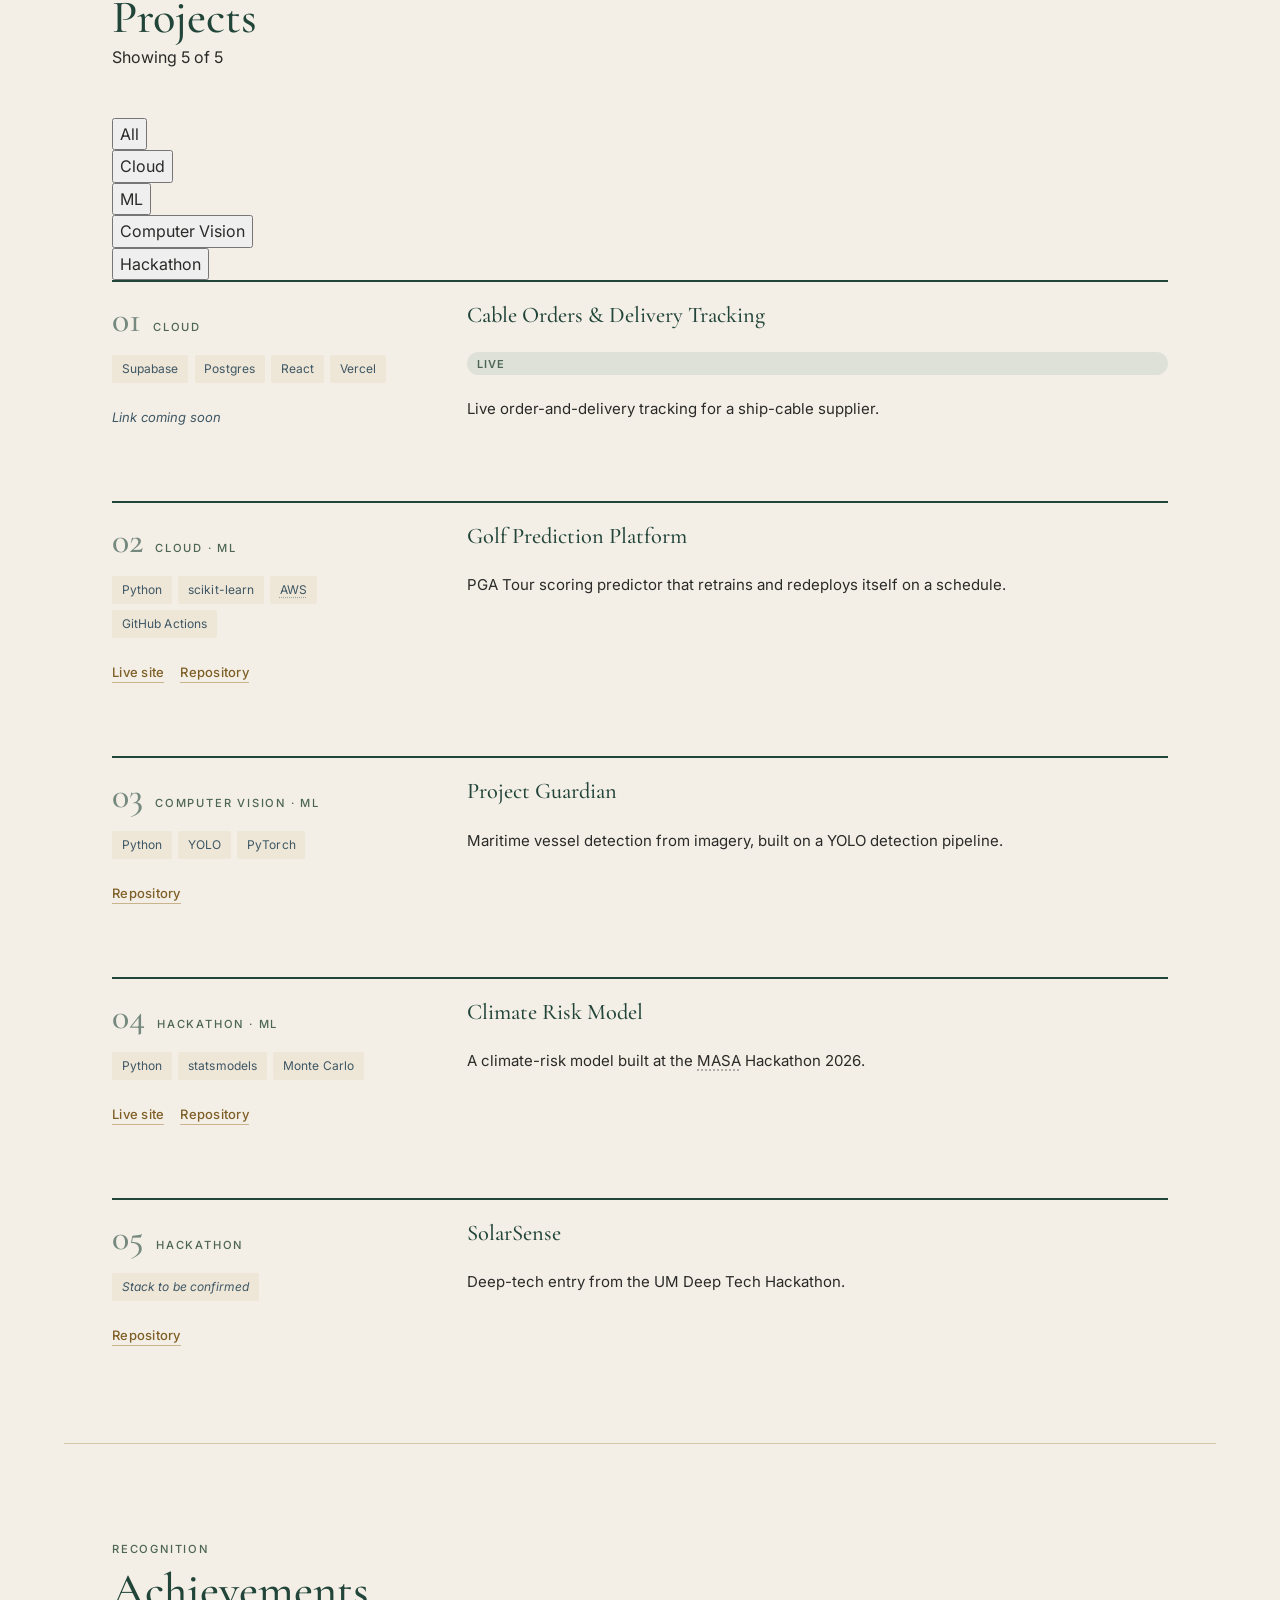
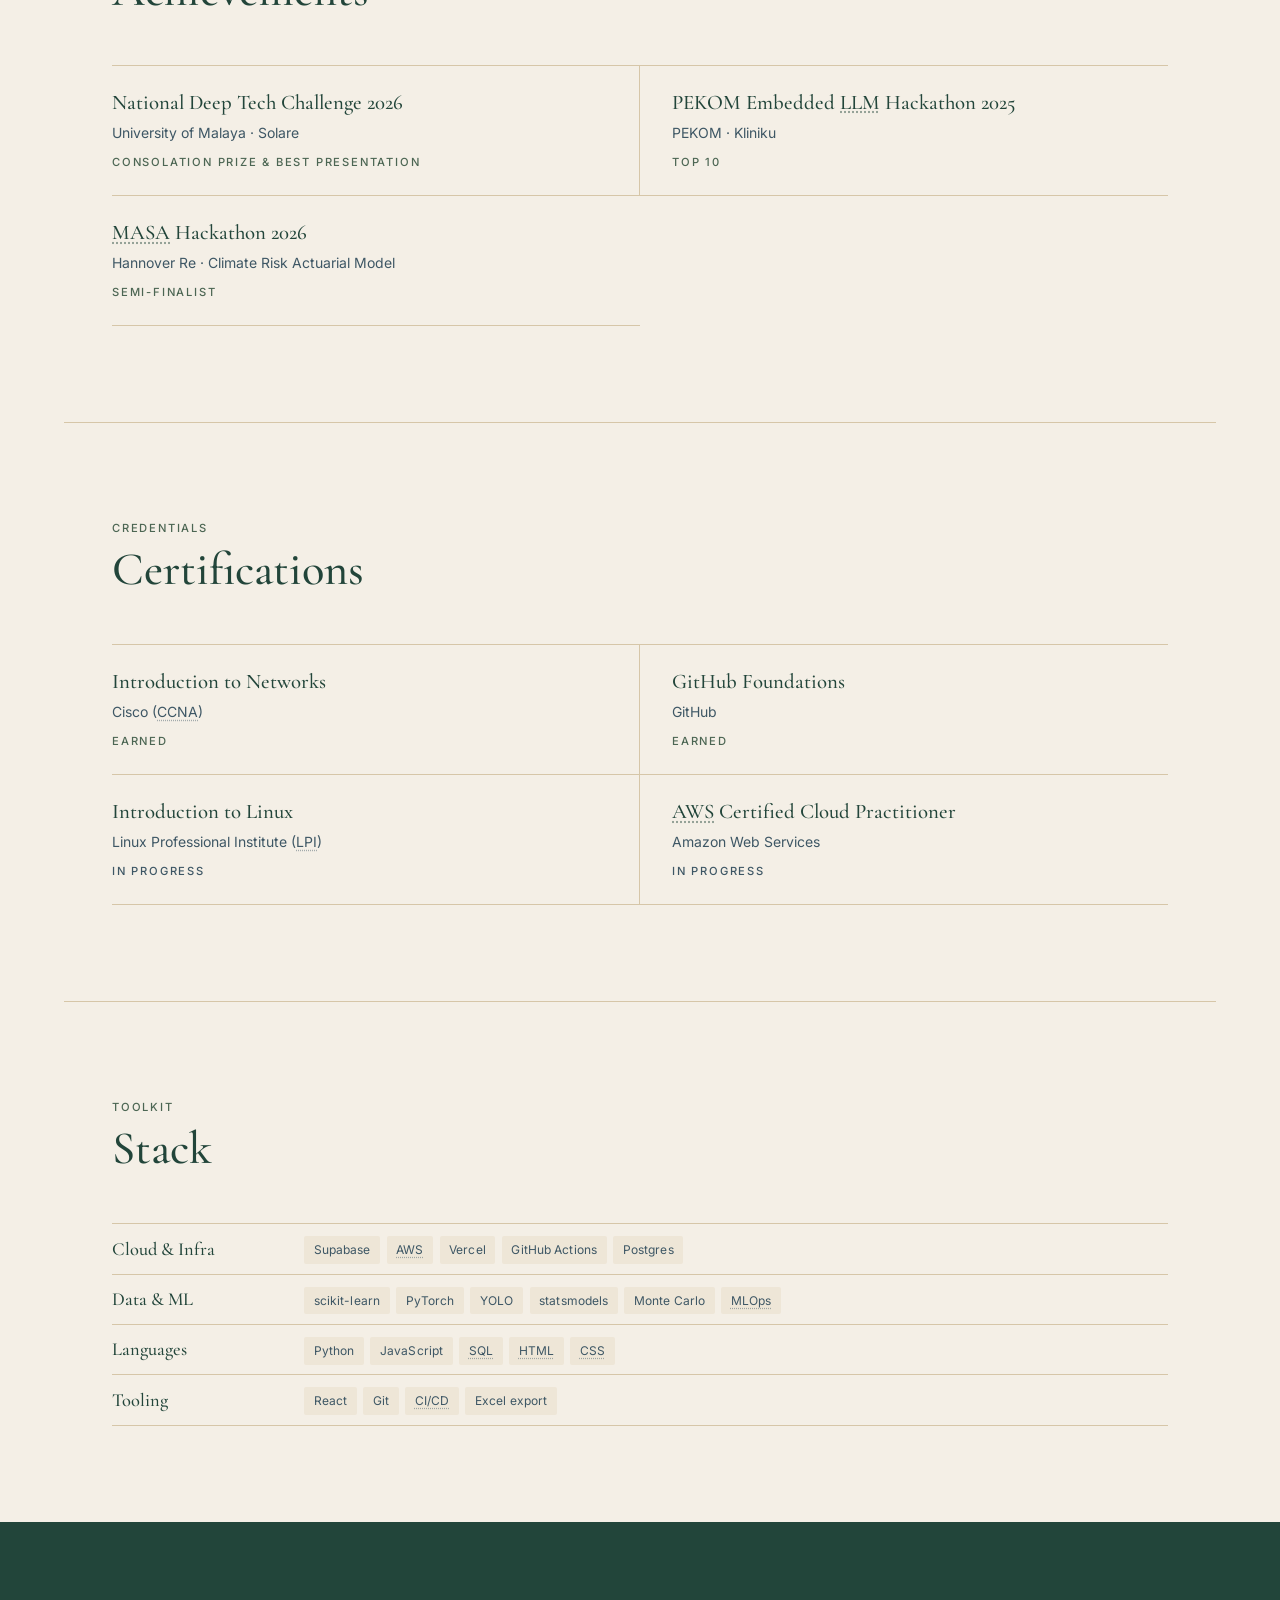
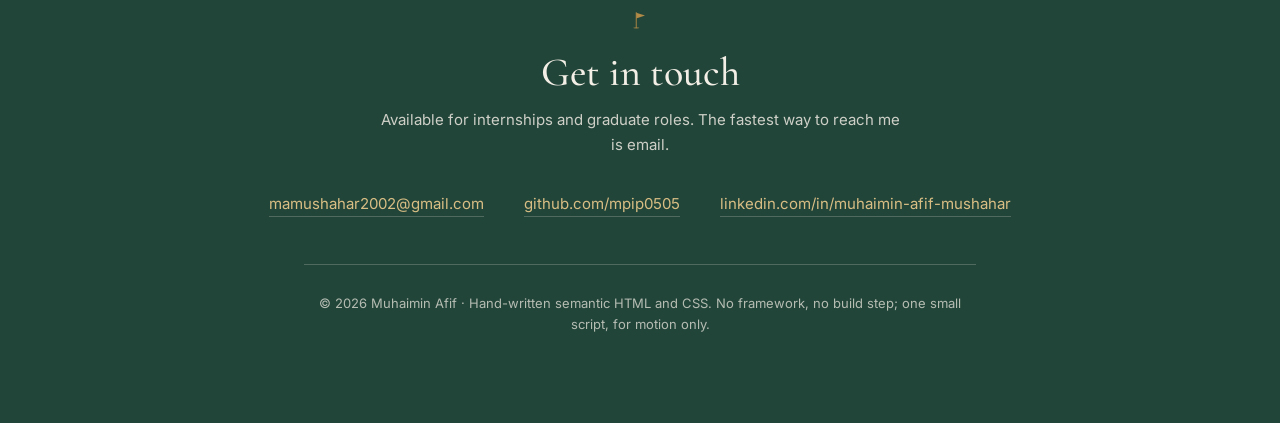
<file: _probe.html>
<!doctype html>
<html lang="en">
<head>
<meta charset="utf-8">
<meta name="viewport" content="width=device-width, initial-scale=1">
<title>Muhaimin Afif — Software Engineer</title>
<meta name="description" content="Software engineering student at Universiti Malaya. Builds production internal systems, self-redeploying ML pipelines, and applied computer vision.">
<meta name="color-scheme" content="light">
<meta name="theme-color" content="#F4EFE6">

<link rel="preconnect" href="https://fonts.googleapis.com">
<link rel="preconnect" href="https://fonts.gstatic.com" crossorigin>
<link rel="stylesheet" href="https://fonts.googleapis.com/css2?family=Cormorant+Garamond:ital,wght@0,500;0,600;1,500;1,600&amp;family=Inter:wght@400;500;600&amp;display=swap">
<link rel="stylesheet" href="styles.css">

<!-- Not deferred, on purpose: it sets the motion flag on <html> before the
     first paint, so the page never renders its final state and jumps back. -->
<script src="motion.js"></script>
</head>
<body>

<a class="skip" href="#main">Skip to main content</a>

<!-- ======================================================================
     Header — centred masthead. Nav splits evenly around the gold crest.
     ====================================================================== -->
<header class="masthead">
  <nav class="nav" aria-label="Primary">
    <ul class="nav-list">
      <li><a href="#work">Work</a></li>
      <li><a href="#certifications">Certifications</a></li>
    </ul>

    <span class="crest" data-crest aria-hidden="true">
      <svg viewBox="0 0 24 24" width="22" height="22" fill="none" focusable="false">
        <path d="M7.5 21.2V3.2" stroke="currentColor" stroke-width="1.1" stroke-linecap="round"/>
        <path d="M7.5 3.2 18 6.6 7.5 10.1Z" fill="currentColor"/>
        <ellipse cx="7.5" cy="21.4" rx="3.6" ry="1.1" fill="currentColor" opacity=".55"/>
      </svg>
    </span>

    <ul class="nav-list">
      <li><a href="#about">About</a></li>
      <li><a href="#contact">Contact</a></li>
    </ul>
  </nav>
</header>

<main id="main">

  <!-- ====================================================================
       1 · Hero — centred masthead over faint contour rings.
       ==================================================================== -->
  <section class="hero" aria-labelledby="hero-name">

    <!-- Decorative contour/topography rings. Pure layout wrapper. -->
    <div class="contours" data-contours aria-hidden="true">
      <svg viewBox="0 0 900 600" preserveAspectRatio="xMidYMid slice" focusable="false">
        <g fill="none" stroke="currentColor" stroke-width="1">
          <ellipse cx="450" cy="300" rx="90"  ry="58"/>
          <ellipse cx="450" cy="300" rx="145" ry="94"/>
          <ellipse cx="452" cy="299" rx="205" ry="133"/>
          <ellipse cx="449" cy="301" rx="268" ry="174"/>
          <ellipse cx="453" cy="300" rx="334" ry="217"/>
          <ellipse cx="448" cy="302" rx="403" ry="262"/>
          <ellipse cx="454" cy="299" rx="475" ry="309"/>
          <ellipse cx="450" cy="301" rx="550" ry="358"/>
        </g>
      </svg>
    </div>

    <p class="eyebrow eyebrow--ruled" data-hero style="--i:0">
      <span class="rule" data-rule aria-hidden="true"></span>
      <span class="eyebrow-text">Est. Kuala Lumpur</span>
      <span class="rule" data-rule aria-hidden="true"></span>
    </p>

    <h1 id="hero-name" class="hero-name" data-hero style="--i:1">Afif</h1>

    <p class="hero-tagline" data-hero style="--i:2">Software Engineer — learning by building</p>

    <div class="divider" data-hero style="--i:3" aria-hidden="true">
      <span class="rule" data-rule></span>
      <span class="divider-gem" data-gem></span>
      <span class="rule" data-rule></span>
    </div>

    <p class="hero-bio" data-hero style="--i:4">A software engineering student who learns by
      building. I fill my time with personal projects and hackathons — shipping small, real
      systems and using AI to learn faster as I go — including a live delivery-tracking
      platform in production and self-redeploying ML pipelines.</p>

    <p class="hero-cta" data-hero style="--i:5">
      <a class="btn btn--primary" href="#work">View the work</a>
      <a class="btn btn--quiet" href="#contact">Get in touch</a>
    </p>

  </section>

  <!-- ====================================================================
       2 · About — the portrait lives here, not in the hero.
       ==================================================================== -->
  <section id="about" class="about" aria-labelledby="about-title" data-reveal>
    <header class="section-head">
      <p class="eyebrow">About</p>
      <h2 id="about-title" class="section-title">The short version</h2>
    </header>

    <!-- Pure layout wrapper: two columns on desktop, stacked on mobile. -->
    <div class="about-grid">

      <figure class="portrait">
        <span class="portrait-frame">
          <!-- TODO: assets/portrait.jpg is currently the original afif.jpeg,
               copied over. Replace the file in place to swap the photo; if the
               replacement is not 768x1024, update width/height below to match
               so the reserved box still prevents layout shift. -->
          <img src="assets/portrait.jpg" width="768" height="1024" decoding="async"
            alt="Muhaimin Afif at the National Deep Tech Challenge, University of Malaya.">
        </span>
        <span class="portrait-pin" aria-hidden="true">
          <svg viewBox="0 0 24 24" width="18" height="18" fill="none" focusable="false">
            <path d="M7.5 21.2V3.2" stroke="currentColor" stroke-width="1.2" stroke-linecap="round"/>
            <path d="M7.5 3.2 18 6.6 7.5 10.1Z" fill="currentColor"/>
          </svg>
        </span>
        <figcaption>National Deep Tech Challenge · University of Malaya, 2026</figcaption>
      </figure>

      <!-- Pure layout wrapper for the prose column. -->
      <div class="about-body">
        <p>I'm a first-year software engineering student at Universiti Malaya, currently
          holding a 3.81 CGPA. I learn by building: personal projects and hackathons,
          shipping small, real systems and using AI to learn faster as I go.</p>
        <p>I'm early in the journey and focused on gaining experience, new skills and
          certifications — and on shipping the smallest thing that survives real use.
          Open to internships.</p>

        <dl class="facts">
          <dt>Location</dt>
          <dd>Kuala Lumpur</dd>
          <dt>Focus</dt>
          <dd>Cloud + ML/data engineering</dd>
          <dt>Currently</dt>
          <dd>Shipping the smallest thing that survives real use</dd>
        </dl>
      </div>

    </div>
  </section>

  <!-- ====================================================================
       3 · Work — filterable grid. Duplicate any <li> to add a project:
       set data-category (cloud / ml / cv / hackathon, space separated),
       bump the numeral, and update data-total on .projects + the count.
       ==================================================================== -->
  <section id="work" class="work" aria-labelledby="work-title" data-reveal>
    <header class="section-head section-head--work">
      <p class="eyebrow">Selected work</p>
      <h2 id="work-title" class="section-title">Projects</h2>
      <p class="count" aria-live="polite">Showing <span class="count-n" data-count>5</span> of 5</p>
    </header>

    <ul class="filters" data-filters aria-label="Filter projects by category">
      <li><button type="button" data-filter="all" aria-pressed="true">All</button></li>
      <li><button type="button" data-filter="cloud" aria-pressed="false">Cloud</button></li>
      <li><button type="button" data-filter="ml" aria-pressed="false">ML</button></li>
      <li><button type="button" data-filter="cv" aria-pressed="false">Computer Vision</button></li>
      <li><button type="button" data-filter="hackathon" aria-pressed="false">Hackathon</button></li>
    </ul>

    <ul class="projects" data-projects data-total="5">

      <li data-category="cloud">
        <article class="card">
          <p class="card-meta"><span class="card-num">01</span><span class="card-cat">Cloud</span></p>
          <h3 class="card-title">Cable Orders &amp; Delivery Tracking</h3>
          <p class="pill pill--live">Live</p>
          <p class="card-blurb">Live order-and-delivery tracking for a ship-cable supplier.</p>
          <ul class="tags">
            <li>Supabase</li>
            <li>Postgres</li>
            <li>React</li>
            <li>Vercel</li>
          </ul>
          <!-- TODO: no repository or live URL for this project exists yet — the
               previous build pointed both links at the GitHub profile page, so
               nothing real was available to carry over. Drop the URL in here. -->
          <ul class="card-links">
            <li><span class="link-pending">Link coming soon</span></li>
          </ul>
        </article>
      </li>

      <li data-category="cloud ml">
        <article class="card">
          <p class="card-meta"><span class="card-num">02</span><span class="card-cat">Cloud · ML</span></p>
          <h3 class="card-title">Golf Prediction Platform</h3>
          <p class="card-blurb">PGA Tour scoring predictor that retrains and redeploys itself on a schedule.</p>
          <ul class="tags">
            <li>Python</li>
            <li>scikit-learn</li>
            <li><abbr title="Amazon Web Services">AWS</abbr></li>
            <li>GitHub Actions</li>
          </ul>
          <ul class="card-links">
            <li><a href="https://mpip0505.github.io/golf-score-predictor/">Live site</a></li>
            <li><a href="https://github.com/mpip0505/golf-score-predictor">Repository</a></li>
          </ul>
        </article>
      </li>

      <li data-category="cv ml">
        <article class="card">
          <p class="card-meta"><span class="card-num">03</span><span class="card-cat">Computer Vision · ML</span></p>
          <h3 class="card-title">Project Guardian</h3>
          <p class="card-blurb">Maritime vessel detection from imagery, built on a YOLO detection pipeline.</p>
          <ul class="tags">
            <li>Python</li>
            <li>YOLO</li>
            <li>PyTorch</li>
          </ul>
          <ul class="card-links">
            <li><a href="https://github.com/mpip0505/sedic-hackathon-2026">Repository</a></li>
          </ul>
        </article>
      </li>

      <li data-category="hackathon ml">
        <article class="card">
          <p class="card-meta"><span class="card-num">04</span><span class="card-cat">Hackathon · ML</span></p>
          <h3 class="card-title">Climate Risk Model</h3>
          <p class="card-blurb">A climate-risk model built at the <abbr title="Malaysian Actuarial Students' Association">MASA</abbr> Hackathon 2026.</p>
          <ul class="tags">
            <li>Python</li>
            <li>statsmodels</li>
            <li>Monte Carlo</li>
          </ul>
          <ul class="card-links">
            <li><a href="https://masa-triplet.netlify.app">Live site</a></li>
            <li><a href="https://github.com/aarntn/MASA-HACKATHON-2026">Repository</a></li>
          </ul>
        </article>
      </li>

      <li data-category="hackathon">
        <article class="card">
          <p class="card-meta"><span class="card-num">05</span><span class="card-cat">Hackathon</span></p>
          <h3 class="card-title">SolarSense</h3>
          <p class="card-blurb">Deep-tech entry from the UM Deep Tech Hackathon.</p>
          <!-- TODO: no tech tags for this one — the previous build recorded the
               stack as "TBC". Add the real tags as <li> items below. -->
          <ul class="tags">
            <li class="tags-pending">Stack to be confirmed</li>
          </ul>
          <ul class="card-links">
            <li><a href="https://github.com/aarntn/TripleT_DeepTech">Repository</a></li>
            <!-- TODO: the previous build also listed https://solare-demo.vercel.app
                 as a live site for this project. Confirm it still resolves, then
                 add it back as a second <li> link. -->
          </ul>
        </article>
      </li>

    </ul>
  </section>

  <!-- ====================================================================
       4 · Achievements — real content carried over from the previous build.
       ==================================================================== -->
  <section id="achievements" class="ruled-section" aria-labelledby="achievements-title" data-reveal>
    <header class="section-head">
      <p class="eyebrow">Recognition</p>
      <h2 id="achievements-title" class="section-title">Achievements</h2>
    </header>

    <ul class="ruled-list">
      <li>
        <article class="entry">
          <h3>National Deep Tech Challenge 2026</h3>
          <p class="entry-meta">University of Malaya · Solare</p>
          <p class="entry-note">Consolation Prize &amp; Best Presentation</p>
        </article>
      </li>
      <li>
        <article class="entry">
          <h3>PEKOM Embedded <abbr title="Large Language Model">LLM</abbr> Hackathon 2025</h3>
          <p class="entry-meta">PEKOM · Kliniku</p>
          <p class="entry-note">Top 10</p>
        </article>
      </li>
      <li>
        <article class="entry">
          <h3><abbr title="Malaysian Actuarial Students' Association">MASA</abbr> Hackathon 2026</h3>
          <p class="entry-meta">Hannover Re · Climate Risk Actuarial Model</p>
          <p class="entry-note">Semi-Finalist</p>
        </article>
      </li>
    </ul>
  </section>

  <!-- ====================================================================
       5 · Certifications — names and issuers carried over verbatim.
       ==================================================================== -->
  <section id="certifications" class="ruled-section" aria-labelledby="certs-title" data-reveal>
    <header class="section-head">
      <p class="eyebrow">Credentials</p>
      <h2 id="certs-title" class="section-title">Certifications</h2>
    </header>

    <ul class="ruled-list">
      <li>
        <article class="entry">
          <h3>Introduction to Networks</h3>
          <p class="entry-meta">Cisco (<abbr title="Cisco Certified Network Associate">CCNA</abbr>)</p>
          <p class="entry-note" data-status="earned">Earned</p>
        </article>
      </li>
      <li>
        <article class="entry">
          <h3>GitHub Foundations</h3>
          <p class="entry-meta">GitHub</p>
          <p class="entry-note" data-status="earned">Earned</p>
        </article>
      </li>
      <li>
        <article class="entry">
          <h3>Introduction to Linux</h3>
          <p class="entry-meta">Linux Professional Institute (<abbr title="Linux Professional Institute">LPI</abbr>)</p>
          <p class="entry-note" data-status="in-progress">In progress</p>
        </article>
      </li>
      <li>
        <article class="entry">
          <h3><abbr title="Amazon Web Services">AWS</abbr> Certified Cloud Practitioner</h3>
          <p class="entry-meta">Amazon Web Services</p>
          <p class="entry-note" data-status="in-progress">In progress</p>
        </article>
      </li>
    </ul>
  </section>

  <!-- ====================================================================
       6 · Stack — real content carried over from the previous build.
       ==================================================================== -->
  <section id="stack" class="stack" aria-labelledby="stack-title" data-reveal>
    <header class="section-head">
      <p class="eyebrow">Toolkit</p>
      <h2 id="stack-title" class="section-title">Stack</h2>
    </header>

    <ul class="stack-groups">
      <li>
        <article class="stack-group">
          <h3>Cloud &amp; Infra</h3>
          <ul class="tags">
            <li>Supabase</li>
            <li><abbr title="Amazon Web Services">AWS</abbr></li>
            <li>Vercel</li>
            <li>GitHub Actions</li>
            <li>Postgres</li>
          </ul>
        </article>
      </li>
      <li>
        <article class="stack-group">
          <h3>Data &amp; ML</h3>
          <ul class="tags">
            <li>scikit-learn</li>
            <li>PyTorch</li>
            <li>YOLO</li>
            <li>statsmodels</li>
            <li>Monte Carlo</li>
            <li><abbr title="Machine Learning Operations">MLOps</abbr></li>
          </ul>
        </article>
      </li>
      <li>
        <article class="stack-group">
          <h3>Languages</h3>
          <ul class="tags">
            <li>Python</li>
            <li>JavaScript</li>
            <li><abbr title="Structured Query Language">SQL</abbr></li>
            <li><abbr title="HyperText Markup Language">HTML</abbr></li>
            <li><abbr title="Cascading Style Sheets">CSS</abbr></li>
          </ul>
        </article>
      </li>
      <li>
        <article class="stack-group">
          <h3>Tooling</h3>
          <ul class="tags">
            <li>React</li>
            <li>Git</li>
            <li><abbr title="Continuous Integration and Continuous Deployment">CI/CD</abbr></li>
            <li>Excel export</li>
          </ul>
        </article>
      </li>
    </ul>
  </section>

</main>

<!-- ======================================================================
     7 · Contact / footer — one pine block.
     ====================================================================== -->
<footer id="contact" class="contact">
  <span class="crest crest--footer" aria-hidden="true">
    <svg viewBox="0 0 24 24" width="20" height="20" fill="none" focusable="false">
      <path d="M7.5 21.2V3.2" stroke="currentColor" stroke-width="1.1" stroke-linecap="round"/>
      <path d="M7.5 3.2 18 6.6 7.5 10.1Z" fill="currentColor"/>
      <ellipse cx="7.5" cy="21.4" rx="3.6" ry="1.1" fill="currentColor" opacity=".55"/>
    </svg>
  </span>

  <h2 class="contact-title">Get in touch</h2>
  <p class="contact-line">Available for internships and graduate roles. The fastest way to
    reach me is email.</p>

  <address class="contact-links">
    <ul>
      <li><a href="mailto:mamushahar2002@gmail.com">mamushahar2002@gmail.com</a></li>
      <li><a href="https://github.com/mpip0505">github.com/mpip0505</a></li>
      <li><a href="https://www.linkedin.com/in/muhaimin-afif-mushahar-63b5aa2b6">linkedin.com/in/muhaimin-afif-mushahar</a></li>
    </ul>
  </address>

  <p class="colophon">&copy; <time datetime="2026">2026</time> Muhaimin Afif · Hand-written
    semantic HTML and CSS. No framework, no build step; one small script, for motion only.</p>
</footer>


<script>
window.addEventListener('load', function(){
  var log = [];
  function state(tag){
    try{
      var vis=[]; document.querySelectorAll('[data-projects] > li').forEach(function(li,i){ if(!li.hidden) vis.push(String(i+1).padStart(2,'0')); });
      log.push(tag+' visible['+vis.join(',')+'] count="'+document.querySelector('[data-count]').textContent+
        '" grid.is-in='+document.querySelector('[data-projects]').classList.contains('is-in')+
        ' revealed='+document.querySelectorAll('[data-reveal].is-revealed').length+'/'+document.querySelectorAll('[data-reveal]').length);
    }catch(e){ log.push(tag+' ERROR '+e.message); }
  }
  function emit(){
    var el=document.createElement('div'); el.id='PROBE-OUT';
    el.textContent='@@'+log.join(' ||| ')+'@@';
    document.body.appendChild(el);
  }
  setTimeout(function(){
    try{
      state('t900');
      window.scrollTo(0, document.body.scrollHeight);
      setTimeout(function(){
        try{
          state('scrolled');
          document.querySelector('[data-filters] button[data-filter="cloud"]').click();
          setTimeout(function(){
            try{
              state('cloud');
              var li=document.querySelector('[data-projects] > li:not([hidden])');
              var cs=getComputedStyle(li);
              log.push('card opacity='+cs.opacity+' transform='+cs.transform);
              var h=getComputedStyle(document.querySelector('.hero-name'));
              log.push('heroName opacity='+h.opacity+' transform='+h.transform);
            }catch(e){ log.push('ERR3 '+e.message); }
            emit();
          },1200);
        }catch(e){ log.push('ERR2 '+e.message); emit(); }
      },1200);
    }catch(e){ log.push('ERR1 '+e.message); emit(); }
  },900);
});
</script>
</body>
</html>
</file>
<file: styles.css>
/* ==========================================================================
   Muhaimin Afif — portfolio
   "Coastal links" — one stylesheet. Retune the site from the token block
   below: colour, type, rhythm and every animation timing live there.
   ========================================================================== */

/* ==========================================================================
   Metric-matched fallbacks

   The two webfonts load with display=swap, which is what keeps the text
   readable immediately — but it also means the page paints once in a local
   font and once in the real one. If the two set at different widths, that
   second paint is a reflow, and a reflow is layout shift.

   So each fallback is redeclared here as a rescaled copy of itself: the
   size-adjust is the measured width ratio between the real face and the
   local one (Cormorant sets at 88% of Georgia, Inter at 107% of Helvetica
   Neue), and the ascent and descent are overridden to the real face's own
   metrics, divided by that same ratio, so the baseline lands in the same
   place too. The swap then changes the shapes and nothing else.

   src is local() only — no request is made, and if the local font is
   missing the face simply fails and the next family in the stack is used.
   Browsers without size-adjust ignore the descriptors and land exactly
   where this site was before.
   ========================================================================== */

@font-face {
  font-family: "Cormorant Fallback";
  src: local("Georgia"), local("Times New Roman");
  size-adjust: 88%;
  ascent-override: 104.5%;
  descent-override: 33%;
  line-gap-override: 0%;
}

@font-face {
  font-family: "Cormorant Fallback";
  font-style: italic;
  src: local("Georgia Italic"), local("Georgia"), local("Times New Roman Italic");
  size-adjust: 77.7%;
  ascent-override: 118.4%;
  descent-override: 37.3%;
  line-gap-override: 0%;
}

@font-face {
  font-family: "Inter Fallback";
  src: local("Helvetica Neue"), local("Arial");
  size-adjust: 107%;
  ascent-override: 90.6%;
  descent-override: 22.4%;
  line-gap-override: 0%;
}

:root {

  /* -- palette ------------------------------------------------------------
     The nine named values. Everything else in the sheet is derived from
     these with color-mix(), so changing one here changes it everywhere. */
  --cream:    #F4EFE6;   /* page background                                */
  --sand:     #C9B48E;   /* dividers, hairlines, subtle fills              */
  --gold:     #B08A46;   /* accent hairlines + the monogram's ring ONLY    */
  --gold-ink: #7E5F27;   /* link text on cream — 5.2:1 (bright gold fails) */
  --sage:     #5C7A63;   /* small marks, pill fills, secondary accents     */
  --slate:    #3E5765;   /* nav, secondary headings, muted text — 6.6:1    */
  --pine:     #22453A;   /* primary deep green: headings, dark blocks      */
  --ink:      #2A2A28;   /* body text                                      */
  --card:     #FBF8F1;   /* warm off-white for raised surfaces             */

  /* -- derived: contrast-safe counterparts ---------------------------------
     Two accessibility adjustments, both deliberate:
     --sage-ink is --sage darkened to clear 4.5:1 on cream (raw --sage is
       4.15:1, which fails for the small uppercase labels it is used on).
     --gold-lift is the on-pine counterpart of --gold-ink: inside the dark
       contact block the dark gold reads at 1.8:1, so links lighten instead.  */
  --sage-ink:  #4C6653;                                    /* 5.5:1 on cream */
  --gold-lift: #D9BE84;                                    /* 5.9:1 on pine  */

  --hairline:   color-mix(in srgb, var(--sand) 70%, var(--cream));
  --hairline-2: var(--sand);
  --tag-fill:   color-mix(in srgb, var(--sand) 26%, var(--card));
  --pill-fill:  color-mix(in srgb, var(--sage) 18%, var(--card));
  --numeral:    color-mix(in srgb, var(--pine) 60%, var(--cream));   /* 3.2:1 */
  --on-pine:    color-mix(in srgb, var(--cream) 82%, var(--pine));   /* 6.8:1 */
  --on-pine-2:  color-mix(in srgb, var(--cream) 70%, var(--pine));   /* 5.5:1 */
  --pine-line:  color-mix(in srgb, var(--cream) 22%, var(--pine));

  /* -- type ---------------------------------------------------------------- */
  --serif: "Cormorant Garamond", Cormorant, "Cormorant Fallback", Georgia,
           "Times New Roman", "Iowan Old Style", serif;
  --sans:  "Inter", "Inter Fallback", ui-sans-serif, system-ui, -apple-system,
           "Segoe UI", Roboto, "Helvetica Neue", Arial, sans-serif;

  --track-wide: 0.16em;   /* uppercase nav / eyebrow letter-spacing */
  --track-mid:  0.09em;

  /* -- rhythm --------------------------------------------------------------- */
  --shell:   72rem;                          /* max content width            */
  --gutter:  clamp(1.25rem, 5vw, 3rem);      /* page side padding            */
  --section: clamp(3.5rem, 8vw, 6rem);       /* vertical section rhythm      */
  --measure: 62ch;
  --bio:     38.75rem;                       /* 620px hero bio measure       */

  /* -- elevation ------------------------------------------------------------
     Three steps: rest / hover / lifted. Layered and low-opacity, cast in a
     warm brown rather than black so nothing goes grey against the cream.   */
  --shade: #3B3226;                                  /* warm shadow ink     */

  --shadow-1:
    0 1px 2px  color-mix(in srgb, var(--shade)  9%, transparent),
    0 2px 6px  color-mix(in srgb, var(--shade)  6%, transparent);

  --shadow-2:
    0 2px 4px  color-mix(in srgb, var(--shade) 10%, transparent),
    0 8px 18px color-mix(in srgb, var(--shade)  9%, transparent);

  --shadow-3:
    0 3px 6px  color-mix(in srgb, var(--shade) 11%, transparent),
    0 14px 34px color-mix(in srgb, var(--shade) 12%, transparent),
    0 24px 56px color-mix(in srgb, var(--shade)  7%, transparent);

  /* -- tuning knobs ----------------------------------------------------------
     THE retune surface. Every duration, delay, angle and offset on the page
     resolves back to the eight values in this block — the stylesheet derives
     its own aliases from them below, and motion.js reads --parallax-depth
     straight off :root with getComputedStyle, so JS never carries a number
     of its own. The marquees are the one exception: they run on CSS alone
     and keep their own knobs in the Marquee block.

     All of it is inert unless motion.js has set data-motion="on" on <html>. */
  --ease:            cubic-bezier(0.22, 1, 0.36, 1);
  --dur-fast:        200ms;   /* hover / focus feedback                     */
  --dur:             500ms;   /* the default beat: entrances               */
  --dur-slow:        700ms;   /* rules drawing in, scroll reveals           */
  --stagger:         100ms;   /* hero step                                  */

  --tilt-lift:       8px;     /* base Z lift: portrait hover, reveal depth  */
  --parallax-depth:  12px;    /* max hero layer offset                      */
  --perspective:     900px;   /* shared 3D viewing distance                 */

  /* -- derived: timings the sheet uses by name ------------------------------ */
  --dur-micro:    var(--dur-fast);   /* hover / focus feedback              */
  --dur-entrance: var(--dur);        /* hero fade-up                        */
  --dur-reveal:   var(--dur-slow);   /* scroll reveal                       */
  --dur-rule:     var(--dur-slow);   /* hairline draw-in                    */
  --gem-delay:    calc(var(--stagger) * 6);  /* the diamond, last beat      */
  --drift:        24s;               /* contour drift cycle                 */

  /* -- derived: 3D --------------------------------------------------------- */
  /* The knobs motion.js parses must stay plain numbers: a custom
     property is an untyped token stream, so getComputedStyle hands back
     "calc(1.5deg * 0.7)" unevaluated and parseFloat gets nothing from it.
     Values only CSS ever reads may use calc() freely, as --portrait-z and
     --reveal-z do below. */
  --hero-rot:     1.5deg;   /* hero group rotation cap     — read by JS */
  --portrait-rot: 3.5deg;   /* portrait frame tilt         — read by JS */

  --portrait-z:   calc(var(--tilt-lift) * 1.5);
  --reveal-z:     calc(var(--tilt-lift) * -4); /* depth cards enter from    */

  /* -- refinement knobs ------------------------------------------------------
     The two switches for the quiet finishes. Both are read below and nowhere
     else, so this is the whole surface for turning either one down or off.

     --grain-opacity  strength of the paper grain laid over the cream.
                      0 turns it off. Above ~0.06 it starts to read as
                      texture rather than paper, so keep it low.
     --duotone        1 maps the portrait into the palette (pine shadows,
                      cream highlights); 0 returns the untouched photograph. */
  --grain-opacity: 0.035;
  --duotone:       1;

  /* Height of the sticky masthead. Sections reserve this much scroll margin,
     so a smooth-scrolled anchor never lands under the header. */
  --masthead-h:    3.6rem;
}

/* ==========================================================================
   Reset — narrow on purpose
   ========================================================================== */

*, *::before, *::after { box-sizing: border-box; }

body, h1, h2, h3, h4, p, ul, ol, li, dl, dt, dd, figure, figcaption,
address, blockquote { margin: 0; padding: 0; }

ul, ol { list-style: none; }

html {
  -webkit-text-size-adjust: 100%;
  scroll-behavior: smooth;
}

body {
  background: var(--cream);
  color: var(--ink);
  font-family: var(--sans);
  font-size: 1rem;
  font-weight: 400;
  line-height: 1.65;
  -webkit-font-smoothing: antialiased;
  text-rendering: optimizeLegibility;

  /* Text figures, inherited by the whole page: numerals sit on the baseline
     with ascenders and descenders like lowercase letters, the way a year or
     a page number is set in print. Cormorant carries the feature, so every
     serif numeral — the project numbers, the years in the achievement and
     certification headings — changes shape. Where the face has no `onum`
     table the declaration is simply ignored and lining figures stay, which
     is why nothing here depends on it. Overridden in the two places that
     need figures of a fixed width. */
  font-variant-numeric: oldstyle-nums;
}

img, svg { display: block; max-width: 100%; }
img { height: auto; }

/* The inline <svg> that carries the duotone filter. Out of flow and clipped
   to nothing, so a browser that insists on giving a zero-sized svg a box
   still cannot make it take up space. */
.svg-defs {
  position: absolute;
  inline-size: 0;
  block-size: 0;
  overflow: hidden;
}

button { font: inherit; color: inherit; }

/* ==========================================================================
   Paper grain

   One fixed, tiled overlay that gives the cream the tooth of paper. The
   texture is an inline feTurbulence — generated by the browser, so there is
   no request, no file and nothing to decode — desaturated to a neutral
   grain and tiled seamlessly with stitchTiles.

   Two things place it exactly where it belongs. It is a pseudo-element, so
   there is no extra node and nothing enters the accessibility tree; and it
   is z-index:-1 inside the root stacking context, which puts it above the
   page background but below every block on the page. That layering is also
   what keeps it off the dark surfaces: the pine footer paints its own
   background at a later step, so the grain simply never reaches it — no
   second rule, no exception to maintain.

   position:fixed means it never scrolls, never repeats visibly, and — since
   it is out of flow and painted behind everything — cannot shift layout.
   ========================================================================== */

body::after {
  content: "";
  position: fixed;
  z-index: -1;
  inset: 0;
  pointer-events: none;
  opacity: var(--grain-opacity);
  background-image: url("data:image/svg+xml,%3Csvg xmlns='http://www.w3.org/2000/svg' width='180' height='180'%3E%3Cfilter id='g'%3E%3CfeTurbulence type='fractalNoise' baseFrequency='0.9' numOctaves='4' stitchTiles='stitch'/%3E%3CfeColorMatrix type='saturate' values='0'/%3E%3C/filter%3E%3Crect width='180' height='180' filter='url(%23g)'/%3E%3C/svg%3E");
  background-size: 180px 180px;
}

/* ==========================================================================
   Typography
   ========================================================================== */

h1, h2, h3 {
  font-family: var(--serif);
  font-weight: 600;
  line-height: 1.12;
  color: var(--pine);
  text-wrap: balance;
}

h3 { font-weight: 500; }

p { text-wrap: pretty; }

abbr[title] {
  text-decoration: underline dotted
    color-mix(in srgb, currentColor 45%, transparent);
  text-underline-offset: 3px;
  cursor: help;
}

a { color: var(--gold-ink); }

/* The shared small-caps label: eyebrows, nav, meta rows. */
.eyebrow,
.card-cat,
.entry-note,
.nav-list a {
  font-family: var(--sans);
  font-size: 0.7rem;
  font-weight: 500;
  letter-spacing: var(--track-wide);
  text-transform: uppercase;
}

/* Real small capitals for every label on the page, where the face has them.

   `all-small-caps` is the form that fits: the text is already uppercased by
   text-transform, and all-small-caps asks for small-cap shapes for capitals
   too. A face that carries `c2sc`/`smcp` draws them; a face that does not —
   Inter, as loaded here — is unchanged, so the letter-spaced uppercase above
   IS the fallback, with the tracking left exactly as it was.

   The @supports is the guard that makes that fallback safe. Browsers will
   otherwise SYNTHESISE small caps by scaling the capitals down, which on a
   0.7rem label is a legibility loss, not a refinement. Gating on
   font-synthesis-small-caps means the rule only ever applies where that
   synthesis can be switched off, so the label is either really set in small
   caps or left alone. */
@supports (font-synthesis-small-caps: none) {
  .eyebrow,
  .card-cat,
  .entry-note,
  .nav-list a,
  .facts dt,
  .btn,
  .pill {
    font-variant-caps: all-small-caps;
    font-synthesis-small-caps: none;
  }
}

.eyebrow { color: var(--sage-ink); }

/* ==========================================================================
   Accessibility floor
   ========================================================================== */

.skip {
  position: fixed;
  z-index: 100;
  inset-block-start: 0.5rem;
  inset-inline-start: 0.5rem;
  padding: 0.6rem 1rem;
  background: var(--pine);
  color: var(--cream);
  font-size: 0.85rem;
  text-decoration: none;
  border-radius: 2px;
  transform: translateY(-200%);
}

.skip:focus-visible { transform: translateY(0); }

:focus-visible {
  outline: 2px solid var(--gold-ink);
  outline-offset: 3px;
  border-radius: 1px;
}

.contact :focus-visible { outline-color: var(--gold-lift); }

/* ==========================================================================
   Shell
   ========================================================================== */

.masthead > *,
main > section,
.contact {
  max-width: var(--shell);
  margin-inline: auto;
  padding-inline: var(--gutter);
}

main > section { padding-block: var(--section); }

/* Anchors are smooth-scrolled (html, above) and the masthead is sticky, so
   every scroll target reserves the header's height plus a little air.
   Margin on the scroll box only — it is not layout, and nothing moves. */
main > section,
.contact { scroll-margin-block-start: calc(var(--masthead-h) + 0.75rem); }

main > section + section { border-block-start: 1px solid var(--hairline); }

/* ==========================================================================
   1 · Header — centred masthead, nav split around the crest
   ========================================================================== */

.masthead {
  position: sticky;
  inset-block-start: 0;
  z-index: 20;
  background: var(--cream);
  border-block-end: 1px solid var(--hairline);
}

.nav {
  display: flex;
  align-items: center;
  justify-content: center;
  gap: clamp(1rem, 4vw, 2.5rem);
  padding-block: 1.1rem;
}

.nav-list {
  display: flex;
  align-items: center;
  gap: clamp(1rem, 3.5vw, 2.25rem);
  flex: 1 1 0;
}

.nav-list:first-of-type { justify-content: flex-end; }
.nav-list:last-of-type  { justify-content: flex-start; }

.nav-list a {
  position: relative;
  display: inline-block;
  padding-block-end: 3px;
  color: var(--slate);
  text-decoration: none;
  white-space: nowrap;
}

/* Underline grows from the start edge. A pseudo-element, so no reflow. */
.nav-list a::after {
  content: "";
  position: absolute;
  inset-inline: 0;
  inset-block-end: 0;
  block-size: 1px;
  background: var(--gold);
  transform: scaleX(0);
  transform-origin: left center;
}

.nav-list a:hover,
.nav-list a:focus-visible { color: var(--gold-ink); }

.nav-list a:hover::after,
.nav-list a:focus-visible::after { transform: scaleX(1); }

/* The section you are reading. motion.js sets aria-current on exactly one
   link; the underline is the same hairline the hover state draws, so the
   active link reads as already-hovered and nothing new is introduced. The
   colour is left alone, which is what keeps hover still legible as hover. */
.nav-list a[aria-current]::after { transform: scaleX(1); }

/* Below ~26rem the five nav items plus the crest no longer fit on one line at
   full size, so the row tightens rather than wrapping or overflowing. */
@media (max-width: 26rem) {
  .nav { gap: 0.7rem; }
  .nav-list { gap: 0.85rem; }
  .nav-list a { font-size: 0.625rem; letter-spacing: 0.1em; }
  .crest svg { inline-size: 21px; block-size: 21px; }
}

/* The monogram — an "A" inside a hairline ring. The geometry is inline in
   index.html; the two colours are here, so the mark retunes with the palette.

   The ring is the single gold accent, and the only gold in the nav. The
   letter carries no gold at all: it is pine on the cream masthead and cream
   on the pine footer, which is the only difference between the two
   placements. Sizing is on the <svg> in the markup (26px nav, 24px footer),
   so the box is reserved before the stylesheet is even parsed. */
.crest {
  flex: 0 0 auto;
  display: block;
  color: var(--gold);
}

.crest-ring {
  fill: none;
  stroke: currentColor;
  stroke-width: 1.1;
}

.crest-letter {
  fill: none;
  stroke: var(--pine);
  stroke-width: 1.6;
  stroke-linecap: round;
  stroke-linejoin: round;
}

/* A seal is round, so it settles from its own centre rather than pivoting
   about a flagstick's foot the way the old mark did. */
.crest svg { transform-origin: center; }

/* ==========================================================================
   2 · Hero
   ========================================================================== */

.hero {
  position: relative;
  isolation: isolate;   /* so the contours' z-index:-1 stays inside the hero */
  overflow: hidden;
  text-align: center;
  padding-block: clamp(4rem, 11vw, 7.5rem) clamp(3.5rem, 8vw, 6rem);

  /* The hero is the viewing box for its three parallax planes. Setting
     perspective here — not a transform — means the hero itself never moves,
     so the planes inside it can travel in Z without touching layout. */
  perspective: var(--perspective);
  perspective-origin: 50% 40%;
}

/* The middle plane: everything you read. Owns the column layout the hero
   used to own, so the wrapper costs nothing. */
.hero-inner {
  --plane: 1;
  display: flex;
  flex-direction: column;
  align-items: center;
  gap: clamp(1.1rem, 2.5vw, 1.6rem);
}

/* Decorative contour rings. Sized off the hero box, so no layout of its own. */
/* The back plane. Furthest away, so it moves least of the three. */
.contours {
  --plane: 0.35;
  position: absolute;
  inset: -12% -8%;
  z-index: -1;
  color: var(--slate);
  opacity: 0.06;
  pointer-events: none;
}

.contours svg { inline-size: 100%; block-size: 100%; }

/* Hairline rule. Flex child, so it has a box before it is ever animated. */
.rule {
  flex: 1 1 auto;
  block-size: 1px;
  min-inline-size: 1.5rem;
  background: var(--hairline-2);
  transform-origin: center;
}

.eyebrow--ruled {
  display: flex;
  align-items: center;
  gap: clamp(0.75rem, 3vw, 1.25rem);
  inline-size: min(26rem, 100%);
}

.eyebrow-text { flex: 0 0 auto; }

.hero-name {
  font-family: var(--serif);
  font-weight: 500;
  font-size: clamp(4.5rem, 18vw, 10rem);
  line-height: 0.95;
  letter-spacing: -0.015em;
  color: var(--pine);
}

.hero-tagline {
  font-family: var(--serif);
  font-style: italic;
  font-weight: 500;
  font-size: clamp(1.15rem, 1rem + 1.4vw, 1.75rem);
  line-height: 1.4;
  color: var(--slate);
}

.divider {
  display: flex;
  align-items: center;
  gap: 0.85rem;
  inline-size: min(22rem, 80%);
}

/* The front plane. Nested inside .hero-inner, so it inherits that plane's
   travel and adds its own on top — which is what puts it closest to you. */
.gem-plane {
  --plane: 0.8;
  flex: 0 0 auto;
  display: block;
}

.divider-gem {
  display: block;
  inline-size: 7px;
  block-size: 7px;
  background: var(--gold);
  transform: rotate(45deg);
}

.hero-bio {
  max-inline-size: var(--bio);
  color: var(--ink);
  font-size: 1.0625rem;
  line-height: 1.75;
}

.hero-cta {
  display: flex;
  flex-wrap: wrap;
  align-items: center;
  justify-content: center;
  gap: clamp(1.25rem, 4vw, 2rem);
  margin-block-start: 0.5rem;
}

/* -- buttons -------------------------------------------------------------- */

.btn {
  display: inline-block;
  text-decoration: none;
  font-size: 0.8125rem;
  font-weight: 500;
  letter-spacing: var(--track-mid);
  text-transform: uppercase;
}

.btn--primary {
  padding: 0.85rem 1.75rem;
  background: var(--pine);
  color: var(--cream);
  border-radius: 2px;
  box-shadow: var(--shadow-1);
}

.btn--primary:hover,
.btn--primary:focus-visible {
  transform: translateY(-1px);
  box-shadow: var(--shadow-2);
}

.btn--quiet {
  padding-block-end: 4px;
  color: var(--gold-ink);
  border-block-end: 1px solid var(--hairline-2);
}

.btn--quiet:hover,
.btn--quiet:focus-visible { border-block-end-color: var(--gold); }

/* ==========================================================================
   Section heads
   ========================================================================== */

.section-head { margin-block-end: clamp(2rem, 5vw, 3rem); }

.section-title {
  font-size: clamp(1.9rem, 1.4rem + 2vw, 2.9rem);
  font-weight: 500;
  margin-block-start: 0.4rem;
}

/* ==========================================================================
   3 · About
   ========================================================================== */

.about-grid {
  display: grid;
  gap: clamp(2rem, 6vw, 3.5rem);
  align-items: start;
}

@media (min-width: 48rem) {
  .about-grid { grid-template-columns: minmax(0, 20rem) minmax(0, 1fr); }
}

/* Portrait. The frame owns the aspect-ratio and the overflow, so the box is
   reserved before the file arrives and the hover scale has something to
   scale inside. */
.portrait {
  position: relative;
  max-inline-size: 20rem;
  perspective: var(--perspective);
}

/* The second frame: an empty offset outline sitting behind the photograph.
   It is what makes the portrait read as a physical object above the page
   rather than a picture printed on it. Absolute, so it costs no layout. */
.portrait::before {
  content: "";
  position: absolute;
  inset-block-start: 0;
  inset-inline: 0;
  aspect-ratio: 3 / 4;
  border: 1px solid var(--hairline);
  border-radius: 999px 999px 4px 4px;
  transform: translate3d(10px, 12px, 0);
  pointer-events: none;
}

.portrait-frame {
  position: relative;      /* above the second frame */
  display: block;
  overflow: hidden;
  aspect-ratio: 3 / 4;
  border: 1px solid var(--hairline-2);
  border-radius: 999px 999px 4px 4px;
  background: var(--card);
  box-shadow: var(--shadow-1);
  transform-origin: center;
}

.portrait img {
  inline-size: 100%;
  block-size: 100%;
  object-fit: cover;
  object-position: 50% 22%;
  transform-origin: center;
}

/* -- duotone ---------------------------------------------------------------
   The photograph, remapped into the palette: its shadows become pine, its
   highlights cream, and everything between is a straight ramp from one to
   the other. The mapping itself is the inline <svg> filter at the top of
   index.html — a luminance pass, then a three-channel transfer table — so
   the two endpoints are set once, in hex, next to the markup they act on.

   Reusable by design: this is a class, not a descendant selector, so a
   future project thumbnail takes the same treatment by adding `duotone` to
   its <img>. Nothing about it is specific to the portrait.

   Two fallbacks, both silent. A browser that cannot resolve an SVG filter
   reference drops the declaration and shows the untouched photograph, which
   is also what --duotone: 0 gives you. And because a filter changes only
   how the element is painted — never how it is measured — switching it on
   or off cannot move anything on the page. */
.duotone { filter: url("#duotone"); }

/* The off switch. A style query rather than a media query: it reads the
   --duotone token straight off the ancestor it inherits from, which keeps
   the control in :root with everything else. Written as an override so the
   duotone is what you get by default — a browser too old for style queries
   ignores this rule and keeps the treatment, rather than losing it. */
@container style(--duotone: 0) {
  .duotone { filter: none; }
}

.portrait-pin {
  position: absolute;
  inset-block-end: 2.35rem;
  inset-inline-end: -0.85rem;
  display: grid;
  place-items: center;
  inline-size: 2.1rem;
  block-size: 2.1rem;
  color: var(--gold);
  background: var(--cream);
  border: 1px solid var(--hairline-2);
  border-radius: 50%;
}

.portrait figcaption {
  margin-block-start: 0.9rem;
  color: var(--slate);
  font-size: 0.8125rem;
  line-height: 1.5;
}

.about-body p {
  max-inline-size: var(--measure);
  font-size: 1.0625rem;
  line-height: 1.75;
}

.about-body p + p { margin-block-start: 1rem; }

.facts {
  margin-block-start: 2rem;
  padding-block-start: 1.5rem;
  border-block-start: 1px solid var(--hairline);
  display: grid;
  gap: 0.35rem 1.5rem;
}

@media (min-width: 30rem) {
  .facts { grid-template-columns: 8.5rem minmax(0, 1fr); }
}

.facts dt {
  color: var(--sage-ink);
  font-size: 0.7rem;
  font-weight: 500;
  letter-spacing: var(--track-wide);
  text-transform: uppercase;
  align-self: center;
}

.facts dd {
  color: var(--ink);
  font-size: 0.9375rem;
}

.facts dd + dt { margin-block-start: 0.75rem; }

@media (min-width: 30rem) {
  .facts dd + dt { margin-block-start: 0; }
  .facts dt, .facts dd { padding-block: 0.35rem; }
}

/* ==========================================================================
   Marquee — one CSS-only infinite row, shared by Work and Stack

   Markup: .marquee (the window) > .marquee-track (the thing that moves) >
   two identical .marquee-group lists, the second aria-hidden. The track
   slides from 0 to -50% — exactly one group — and the moment it lands the
   second group is sitting where the first began, so the loop has no seam.

   Two details keep that true at any width:
     - each group is at least as wide as the window (min-inline-size:
       100cqi, the window is the size container), so a short row never
       shows an empty tail; spare room goes into space-around
     - the gap is split as padding-inline on both ends of each group, so
       the join between the two groups is exactly one gap, like every other

   Knobs, per instance or per modifier:
     --marquee-duration  one full loop; bigger is slower      (inline style)
     --marquee-gap       space between items
     --marquee-fade      width of the soft edge on each side
     .marquee--reverse   runs the other way

   No JavaScript and no data-motion flag, on purpose: the motion is gated on
   the prefers-reduced-motion media query alone, so it runs without the
   script. Outside that query — reduced motion, or a browser that does not
   know the feature — the duplicate is display:none and each modifier falls
   back to a still layout of its own. Only transform is ever animated.

   The window is focusable (tabindex="0" in the markup) for two reasons:
   focus pauses the row, which gives keyboard users the pause that hover
   gives everyone else, and the still screenshot row scrolls sideways, which
   a keyboard can only do to something it can focus.
   ========================================================================== */

.marquee {
  --marquee-duration: 40s;
  --marquee-gap: 1rem;
  --marquee-fade: 3.5rem;
  container-type: inline-size;
  min-inline-size: 0;
  padding-block: 0.5rem 1rem;      /* room for the shadows and the hover lift */
}

.marquee:focus-visible { outline-offset: 2px; }

.marquee-track { display: flex; }

.marquee-group {
  display: flex;
  gap: var(--marquee-gap);
}

/* Still: the duplicate only exists to close the loop. */
.marquee-group[aria-hidden="true"] { display: none; }

@media (prefers-reduced-motion: no-preference) {
  .marquee {
    overflow: hidden;
    -webkit-mask-image: linear-gradient(to right, transparent,
      #000 var(--marquee-fade), #000 calc(100% - var(--marquee-fade)), transparent);
            mask-image: linear-gradient(to right, transparent,
      #000 var(--marquee-fade), #000 calc(100% - var(--marquee-fade)), transparent);
  }

  .marquee-track {
    inline-size: max-content;
    animation: marquee var(--marquee-duration) linear infinite;
    will-change: transform;
  }

  .marquee--reverse .marquee-track { animation-direction: reverse; }

  .marquee:hover .marquee-track,
  .marquee:focus-within .marquee-track { animation-play-state: paused; }

  .marquee .marquee-group {
    flex: 0 0 auto;
    flex-wrap: nowrap;
    justify-content: space-around;
    min-inline-size: 100cqi;
    padding-inline: calc(var(--marquee-gap) / 2);
  }

  .marquee-group[aria-hidden="true"] { display: flex; }
}

@keyframes marquee {
  from { transform: translateX(0); }
  to   { transform: translateX(-50%); }
}

/* -- screenshots ----------------------------------------------------------
   Every box is reserved before a byte arrives: the <img> carries
   width/height and the figure carries the aspect-ratio, so nothing on the
   page moves when the file lands. The figure's own fill is the placeholder
   — a neutral sand panel that shows until (and through) a transparent or
   missing image. Still fallback: one row you scroll sideways, snapping. */

.marquee--shots {
  --marquee-gap: clamp(0.85rem, 2vw, 1.25rem);
  overflow-x: auto;
  overscroll-behavior-x: contain;
  scroll-snap-type: x mandatory;
  scrollbar-width: thin;
}

.shot {
  inline-size: 20rem;                            /* no container units */
  inline-size: clamp(14rem, 62cqi, 24rem);
  aspect-ratio: 16 / 10;
  overflow: hidden;
  scroll-snap-align: start;
  border: 1px solid var(--hairline);
  border-radius: 8px;
  background:
    repeating-linear-gradient(135deg, transparent 0 11px,
      color-mix(in srgb, var(--sand) 22%, transparent) 11px 12px),
    var(--tag-fill);
  box-shadow: var(--shadow-1);
}

.shot img {
  inline-size: 100%;
  block-size: 100%;
  object-fit: cover;
  object-position: top center;
}

/* -- icons ----------------------------------------------------------------
   Muted at rest, brand colour on hover. The icon is an external <use>, so
   it paints in currentColor and the chip only has to change `color`; each
   chip carries its own --brand inline. Still fallback: a wrapped grid. */

.marquee--icons { --marquee-gap: 0.75rem; }

.marquee--icons .marquee-group { flex-wrap: wrap; }

.chip {
  display: grid;
  place-items: center;
  padding: 0.75rem;
  color: var(--slate);
  background: var(--card);
  border: 1px solid var(--hairline);
  border-radius: 10px;
  box-shadow: var(--shadow-1);
}

.chip svg { fill: currentColor; }

.chip:hover {
  color: var(--brand, var(--pine));
  border-color: var(--hairline-2);
}

@media (prefers-reduced-motion: no-preference) {
  .chip,
  .shot {
    transition: transform var(--dur-micro) var(--ease),
                box-shadow var(--dur-micro) var(--ease),
                border-color var(--dur-micro) var(--ease),
                color var(--dur-micro) var(--ease);
  }

  .chip:hover,
  .shot:hover {
    transform: translateY(-2px);
    box-shadow: var(--shadow-2);
  }
}

/* ==========================================================================
   4 · Work — three featured projects, one per row
   ========================================================================== */

.projects {
  display: grid;
  gap: clamp(3rem, 7vw, 4.5rem);
}

/* Borderless and editorial: the only chrome is the 2px pine top rule.
   Mobile stacks head, tags, screenshots, links. From 56rem the copy takes a
   narrow left column and the screenshots span its full height on the
   right; the 1fr last row is what absorbs the marquee's height, so the
   copy rows stay tight at the top. */
.card {
  position: relative;
  display: grid;
  grid-template-columns: minmax(0, 1fr);
  grid-template-areas: "head" "tags" "shots" "links";
  gap: 0.9rem;
  align-items: start;
  padding-block-start: 1.25rem;
  border-block-start: 2px solid var(--pine);
}

@media (min-width: 56rem) {
  .card {
    grid-template-columns: minmax(15rem, 19rem) minmax(0, 1fr);
    grid-template-rows: auto auto 1fr;
    grid-template-areas: "head shots" "tags shots" "links shots";
    column-gap: clamp(2rem, 4vw, 3.5rem);
  }
}

.card-head {
  grid-area: head;
  display: flex;
  flex-direction: column;
  align-items: flex-start;
  gap: 0.6rem;
}

.card .tags     { grid-area: tags; }
.card .marquee  { grid-area: shots; }
.card-links     { grid-area: links; }

/* The raised surface — a warm panel that carries the elevation, bleeding
   past the card on negative insets so the words never move and it is never
   in the layout. Invisible at rest, so the resting card stays flat and
   borderless on the cream, exactly as drawn. */
.card::before {
  content: "";
  position: absolute;
  z-index: -1;                      /* behind the text, above the page      */
  inset: 0 -1.1rem -1.15rem;        /* the pine rule caps the panel         */
  border-radius: 0 0 3px 3px;
  background: var(--card);
  box-shadow: var(--shadow-1);
  opacity: 0;
  pointer-events: none;
}

/* Hover and keyboard focus raise the surface. Deliberately NOT gated on the
   motion flag: under reduced motion the panel still appears, it just
   appears instantly — flat elevation, immediate feedback, no movement. */
.projects > li:hover .card::before,
.projects > li:focus-within .card::before {
  opacity: 1;
  box-shadow: var(--shadow-2);
}

.card-meta {
  display: flex;
  align-items: baseline;
  gap: 0.75rem;
}

.card-num {
  font-family: var(--serif);
  font-weight: 500;
  font-size: 2.25rem;
  line-height: 1;
  color: var(--numeral);
  /* Inherited from body. Stated here because this is the one numeral on the
     page set large enough to read as a figure rather than a label, and it
     was previously forced to lining. */
  font-variant-numeric: oldstyle-nums;
}

.card-cat { color: var(--sage-ink); }

.card-title {
  font-size: clamp(1.25rem, 1.15rem + 0.45vw, 1.4rem);
  line-height: 1.2;
  color: var(--pine);
}

.pill {
  align-self: flex-start;
  padding: 0.15rem 0.6rem;
  background: var(--pill-fill);
  color: var(--sage-ink);
  border-radius: 999px;
  font-size: 0.6875rem;
  font-weight: 600;
  letter-spacing: var(--track-mid);
  text-transform: uppercase;
}

.card-blurb {
  color: var(--ink);
  font-size: 0.9375rem;
  line-height: 1.6;
}

.tags {
  display: flex;
  flex-wrap: wrap;
  gap: 0.4rem;
  margin-block-start: 0.15rem;
}

.tags li {
  padding: 0.25rem 0.6rem;
  background: var(--tag-fill);
  color: var(--slate);
  border-radius: 2px;
  font-size: 0.75rem;
  letter-spacing: 0.01em;
}

.tags-pending { font-style: italic; }

.card-links {
  display: flex;
  flex-wrap: wrap;
  gap: 1rem;
  padding-block-start: 0.35rem;
}

.card-links a {
  color: var(--gold-ink);
  text-decoration: none;
  font-size: 0.8125rem;
  font-weight: 500;
  letter-spacing: 0.02em;
  border-block-end: 1px solid var(--hairline-2);
  padding-block-end: 2px;
}

.card-links a:hover,
.card-links a:focus-visible { border-block-end-color: var(--gold); }

.link-pending {
  color: var(--slate);
  font-size: 0.8125rem;
  font-style: italic;
}

/* Pointer to the rest of the repos, under the featured list. */
.work-more {
  margin-block-start: clamp(2.5rem, 6vw, 3.5rem);
  color: var(--slate);
}

.work-more a {
  color: var(--gold-ink);
  text-decoration: none;
  font-weight: 500;
  border-block-end: 1px solid var(--hairline-2);
}

.work-more a:hover,
.work-more a:focus-visible { border-block-end-color: var(--gold); }

/* ==========================================================================
   5 · Ruled lists — achievements and certifications
   ========================================================================== */

.ruled-list {
  display: grid;
  gap: 0;
  border-block-start: 1px solid var(--hairline);
}

@media (min-width: 48rem) {
  .ruled-list { grid-template-columns: repeat(2, minmax(0, 1fr)); }
  .ruled-list > li:nth-child(odd):not(:last-child) {
    border-inline-end: 1px solid var(--hairline);
  }
  .ruled-list > li:nth-child(odd) .entry { padding-inline-end: 2rem; }
  .ruled-list > li:nth-child(even) .entry { padding-inline-start: 2rem; }
}

.ruled-list > li { border-block-end: 1px solid var(--hairline); }

.entry { padding-block: 1.5rem; }

.entry h3 {
  font-size: clamp(1.15rem, 1.08rem + 0.32vw, 1.3rem);
  line-height: 1.25;
  color: var(--pine);
}

.entry-meta {
  margin-block-start: 0.3rem;
  color: var(--slate);
  font-size: 0.875rem;
}

.entry-note {
  margin-block-start: 0.55rem;
  color: var(--sage-ink);
}

.entry-note[data-status="in-progress"] { color: var(--slate); }

/* ==========================================================================
   6 · Stack — one ruled row per category: the name, then its icon marquee
   ========================================================================== */

.stack-groups { border-block-start: 1px solid var(--hairline); }

.stack-groups > li { border-block-end: 1px solid var(--hairline); }

.stack-group {
  display: grid;
  gap: 0.5rem;
  padding-block: 1.1rem 0.6rem;
}

@media (min-width: 48rem) {
  .stack-group {
    grid-template-columns: 10rem minmax(0, 1fr);
    align-items: center;
    gap: 2rem;
    padding-block: 0.6rem;
  }
}

.stack-group h3 { font-size: clamp(1.05rem, 1rem + 0.22vw, 1.15rem); }

/* ==========================================================================
   7 · Contact / footer — the pine block
   ========================================================================== */

.contact {
  max-inline-size: none;
  background: var(--pine);
  color: var(--on-pine);
  text-align: center;
  padding-block: clamp(3.5rem, 8vw, 5.5rem);
}

.contact > * { max-inline-size: var(--shell); margin-inline: auto; }

.crest--footer { color: var(--gold); }
.crest--footer svg { margin-inline: auto; }
.crest--footer .crest-letter { stroke: var(--cream); }

.contact-title {
  margin-block-start: 1.25rem;
  color: var(--cream);
  font-weight: 500;
  font-size: clamp(1.75rem, 1.3rem + 2vw, 2.5rem);
}

.contact-line {
  margin-block-start: 0.85rem;
  max-inline-size: 34rem;
  color: var(--on-pine);
  font-size: 0.9375rem;
}

.contact-links {
  margin-block-start: 2rem;
  font-style: normal;
}

.contact-links ul {
  display: flex;
  flex-wrap: wrap;
  justify-content: center;
  gap: 0.75rem clamp(1.25rem, 4vw, 2.5rem);
}

.contact-links a {
  color: var(--gold-lift);
  text-decoration: none;
  font-size: 0.9375rem;
  border-block-end: 1px solid var(--pine-line);
  padding-block-end: 3px;
}

.contact-links a:hover,
.contact-links a:focus-visible { border-block-end-color: var(--gold-lift); }

.colophon {
  margin-block-start: 3rem;
  padding-block-start: 1.75rem;
  max-inline-size: 42rem;
  border-block-start: 1px solid var(--pine-line);
  color: var(--on-pine-2);
  font-size: 0.8125rem;
  line-height: 1.6;
}

/* ==========================================================================
   MOTION
   Everything below is gated on html[data-motion="on"], which motion.js only
   sets when prefers-reduced-motion is not "reduce". No script, a failed
   script or reduced motion all land on the same result: the resting state,
   fully visible. Only opacity and transform are ever animated.
   ========================================================================== */

/* -- micro-interactions: hover and focus ---------------------------------- */

html[data-motion="on"] .nav-list a,
html[data-motion="on"] .nav-list a::after,
html[data-motion="on"] .btn,
html[data-motion="on"] .btn--quiet,
html[data-motion="on"] .card-links a,
html[data-motion="on"] .contact-links a {
  transition: color var(--dur-micro) var(--ease),
              background-color var(--dur-micro) var(--ease),
              border-color var(--dur-micro) var(--ease),
              box-shadow var(--dur-micro) var(--ease),
              transform var(--dur-micro) var(--ease);
}

html[data-motion="on"] .card-num {
  transition: transform var(--dur-fast) var(--ease);
}

html[data-motion="on"] .projects > li:hover .card-num,
html[data-motion="on"] .projects > li:focus-within .card-num {
  transform: translateX(3px);
}

/* -- project cards: a soft lift ------------------------------------------
   The card rises a few pixels and the gold takes over the top rule; the
   raised panel behind it fades in from the base rule above. The <li> owns
   the scroll-rise, the card owns this, so the two never share a transform. */

html[data-motion="on"] .card {
  transition: transform var(--dur-fast) var(--ease),
              border-color var(--dur-fast) var(--ease);
}

html[data-motion="on"] .card::before {
  transition: opacity var(--dur-fast) var(--ease),
              box-shadow var(--dur-fast) var(--ease);
}

html[data-motion="on"] .projects > li:hover .card,
html[data-motion="on"] .projects > li:focus-within .card {
  transform: translateY(-3px);
  border-block-start-color: var(--gold);
}

/* -- 3D · hero planes ------------------------------------------------------
   Three layers, one pair of numbers. motion.js writes --px / --py (both
   capped at --parallax-depth) and --hrx / --hry (capped at --hero-rot) onto
   the hero; each layer multiplies them by its own --plane, so the back
   plane drifts least and the gold diamond — nested inside the text plane,
   so it collects both — drifts most. No transition: the script eases the
   numbers themselves, which is smoother than easing three transforms.      */

html[data-motion="on"] [data-contours] {
  transform:
    translate3d(calc(var(--px, 0px) * var(--plane)),
                calc(var(--py, 0px) * var(--plane) + var(--parallax, 0px)),
                0);
}

html[data-motion="on"] .hero-inner {
  transform:
    translate3d(calc(var(--px, 0px) * var(--plane)),
                calc(var(--py, 0px) * var(--plane)), 0)
    rotateX(var(--hrx, 0deg))
    rotateY(var(--hry, 0deg));
}

html[data-motion="on"] .gem-plane {
  transform: translate3d(calc(var(--px, 0px) * var(--plane)),
                         calc(var(--py, 0px) * var(--plane)), 0);
}

/* -- 3D · the portrait ----------------------------------------------------- */

html[data-motion="on"] .portrait-frame,
html[data-motion="on"] .portrait::before {
  transition: transform var(--dur-fast) var(--ease),
              box-shadow var(--dur-fast) var(--ease);
}

html[data-motion="on"] .portrait-frame {
  transform: rotateX(var(--prx, 0deg))
             rotateY(var(--pry, 0deg))
             translateZ(var(--pz, 0px))
             scale(var(--ps, 1));
}

html[data-motion="on"] .portrait:hover .portrait-frame,
html[data-motion="on"] .portrait:focus-within .portrait-frame {
  --pz: var(--portrait-z);
  --ps: 1.03;
  box-shadow: var(--shadow-3);
  will-change: transform;
}

/* The second frame slides a little further out as the photo lifts off it. */
html[data-motion="on"] .portrait:hover::before,
html[data-motion="on"] .portrait:focus-within::before {
  transform: translate3d(16px, 19px, 0);
}


/* -- hero entrance: one staggered fade-up in reading order ----------------- */

html[data-motion="on"] [data-hero] {
  opacity: 0;
  transform: translateY(16px);
}

html[data-motion="on"] body.is-loaded [data-hero] {
  opacity: 1;
  transform: none;
  transition:
    opacity   var(--dur-entrance) var(--ease) calc(var(--i, 0) * var(--stagger)),
    transform var(--dur-entrance) var(--ease) calc(var(--i, 0) * var(--stagger));
}

/* The hairlines draw in from their centre, a beat behind their own row. */
html[data-motion="on"] [data-rule] { transform: scaleX(0); }

html[data-motion="on"] body.is-loaded [data-rule] {
  transform: scaleX(1);
  transition: transform var(--dur-rule) var(--ease)
              calc(var(--i, 0) * var(--stagger) + 120ms);
}

/* The gold diamond is the last beat. */
html[data-motion="on"] [data-gem] {
  opacity: 0;
  transform: rotate(45deg) scale(0.4);
}

html[data-motion="on"] body.is-loaded [data-gem] {
  opacity: 1;
  transform: rotate(45deg) scale(1);
  transition: opacity var(--dur-entrance) var(--ease) var(--gem-delay),
              transform var(--dur-entrance) var(--ease) var(--gem-delay);
}

/* The seal presses itself onto the page once, on load — a stamp coming down
   and settling, which is the gesture the round mark suggests. Opacity and
   transform only, like everything else here. */
@keyframes stamp {
  0%   { opacity: 0; transform: scale(0.74); }
  55%  { opacity: 1; transform: scale(1.05); }
  100% { opacity: 1; transform: scale(1); }
}

html[data-motion="on"] body.is-loaded [data-crest] svg {
  animation: stamp var(--dur-rule) var(--ease) 180ms both;
}

/* -- contours: a barely-perceptible drift --------------------------------- */

@keyframes drift {
  from { transform: translate3d(-5px, -3px, 0); }
  to   { transform: translate3d(5px, 3px, 0); }
}

/* Three movements, and they never fight, because each owns a different
   element: the wrapper is the back parallax plane above — it carries both
   the pointer offset and the scroll offset motion.js writes into
   --parallax — while the svg inside it takes the endless drift. */
html[data-motion="on"] [data-contours] svg {
  animation: drift var(--drift) ease-in-out infinite alternate;
  will-change: transform;
}

/* -- scroll reveals -------------------------------------------------------- */
/* One observer, one class. Each target fires once and is then released. */

html[data-motion="on"] [data-reveal] {
  opacity: 0;
  /* perspective() as a function, not a property: the section needs depth
     for the duration of one entrance and has no 3D parent, and this way
     nothing permanent is added to the page. Settles to none. */
  transform: perspective(var(--perspective))
             translate3d(0, 18px, var(--reveal-z))
             rotateX(2deg);
  transition: opacity var(--dur-reveal) var(--ease),
              transform var(--dur-reveal) var(--ease);
}

html[data-motion="on"] [data-reveal].is-revealed {
  opacity: 1;
  transform: none;
}

/* -- project rise: fade + 16px, one article at a time ----------------------
   Same observer and class as the section reveals, a quieter shape: no
   depth, no tilt — each project simply settles up into place as it enters. */

html[data-motion="on"] [data-rise] {
  opacity: 0;
  transform: translateY(16px);
  transition: opacity var(--dur-reveal) var(--ease),
              transform var(--dur-reveal) var(--ease);
}

html[data-motion="on"] [data-rise].is-revealed {
  opacity: 1;
  transform: none;
}

/* ==========================================================================
   Touch — the second guard.
   motion.js already declines to bind pointer parallax on a coarse pointer, so
   nothing here should ever have anything to undo. It is here so that a
   hybrid device that reports coarse after the script has bound, or a stale
   inline value left on an element, still cannot leave anything tilted.
   Scroll parallax is untouched: it is not a pointer effect.
   ========================================================================== */

@media (pointer: coarse) {
  html[data-motion="on"] .portrait-frame,
  html[data-motion="on"] .hero-inner,
  html[data-motion="on"] .gem-plane {
    --prx: 0deg; --pry: 0deg;
    --hrx: 0deg; --hry: 0deg;
    --px: 0px;   --py: 0px;
  }
}

/* ==========================================================================
   Reduced motion — belt and braces. motion.js already declines to set the
   flag, so none of the rules above match: no entrance, no reveal, no
   parallax, no tilt, and every element is already at its final state. What
   survives is the flat elevation — the raised card surface and the portrait
   shadow — plus instant hover and focus feedback. This block also catches
   the smooth scroll and anything a browser animates on its own.
   ========================================================================== */

@media (prefers-reduced-motion: reduce) {
  html { scroll-behavior: auto; }

  *, *::before, *::after {
    animation-duration: 0.001ms !important;
    animation-iteration-count: 1 !important;
    transition-duration: 0.001ms !important;
    transition-delay: 0ms !important;
    scroll-behavior: auto !important;
  }

  .skip { transition: none; }
}
</file>
